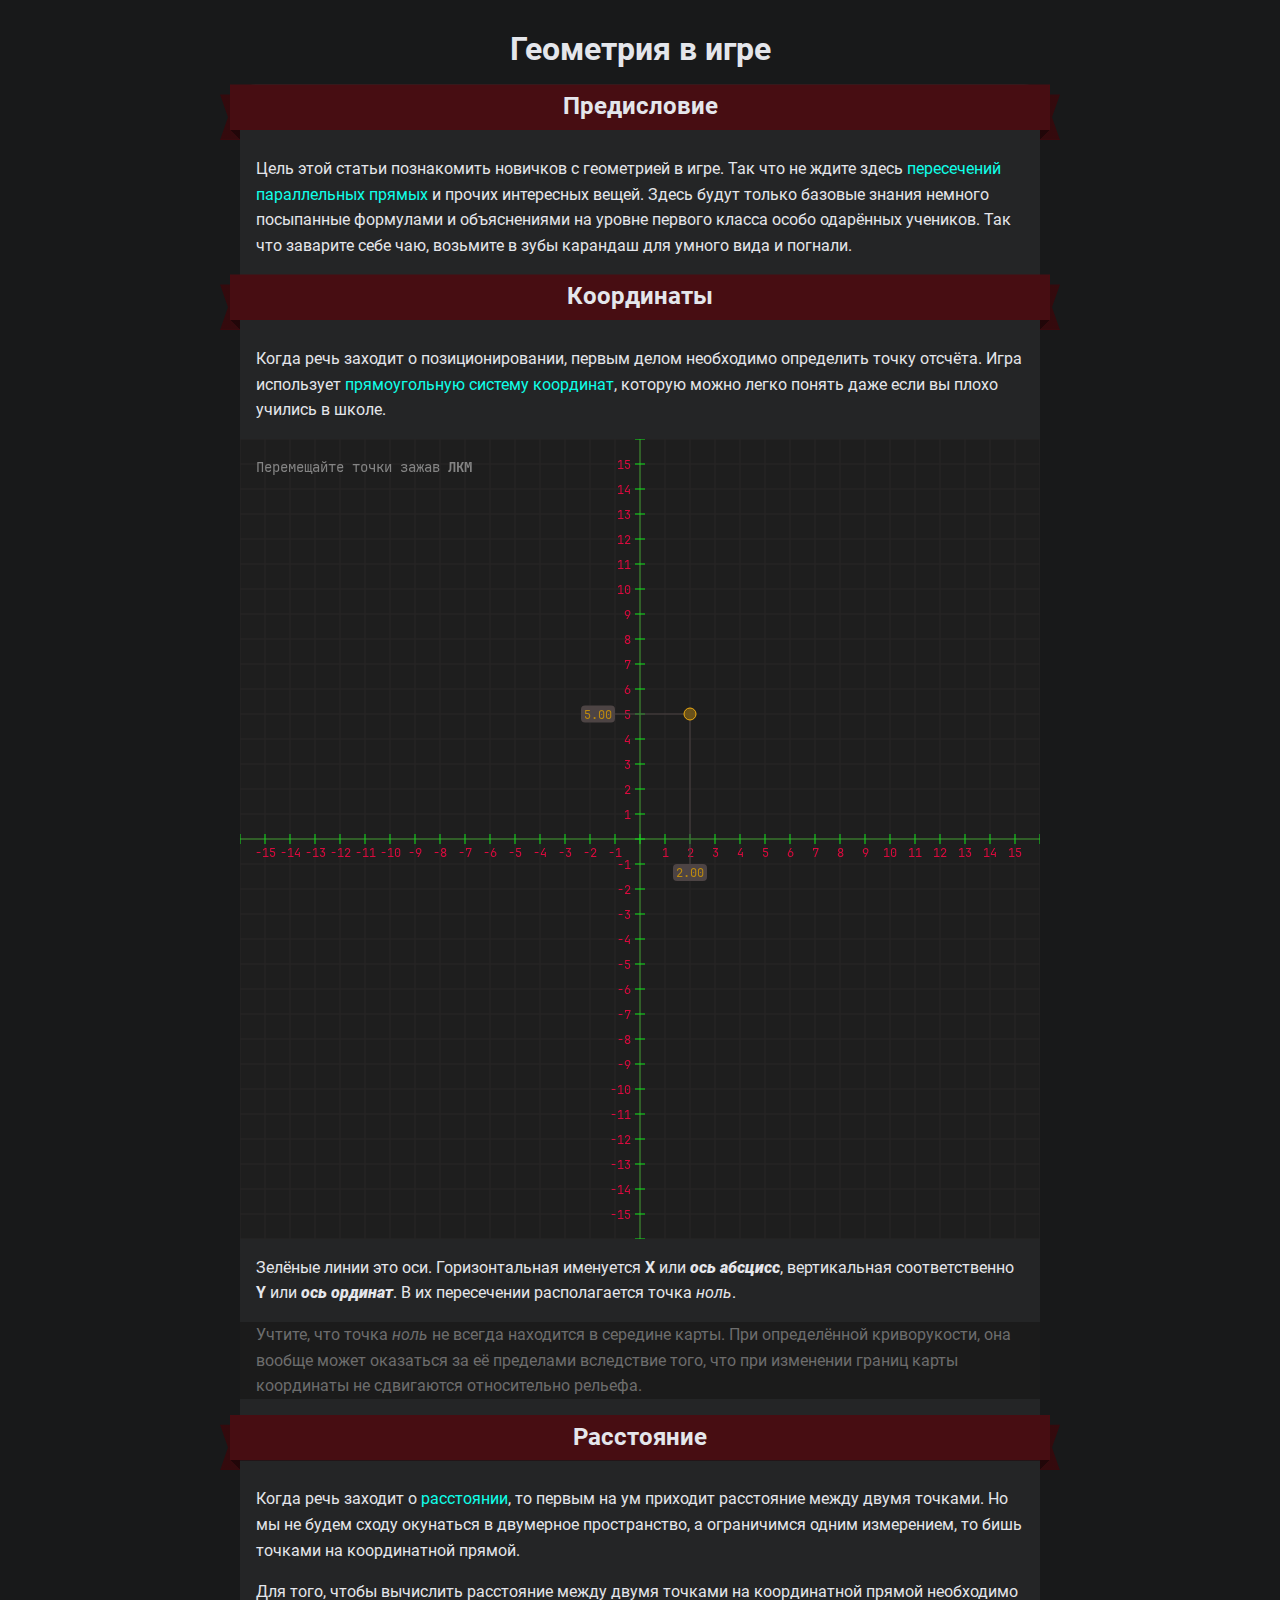
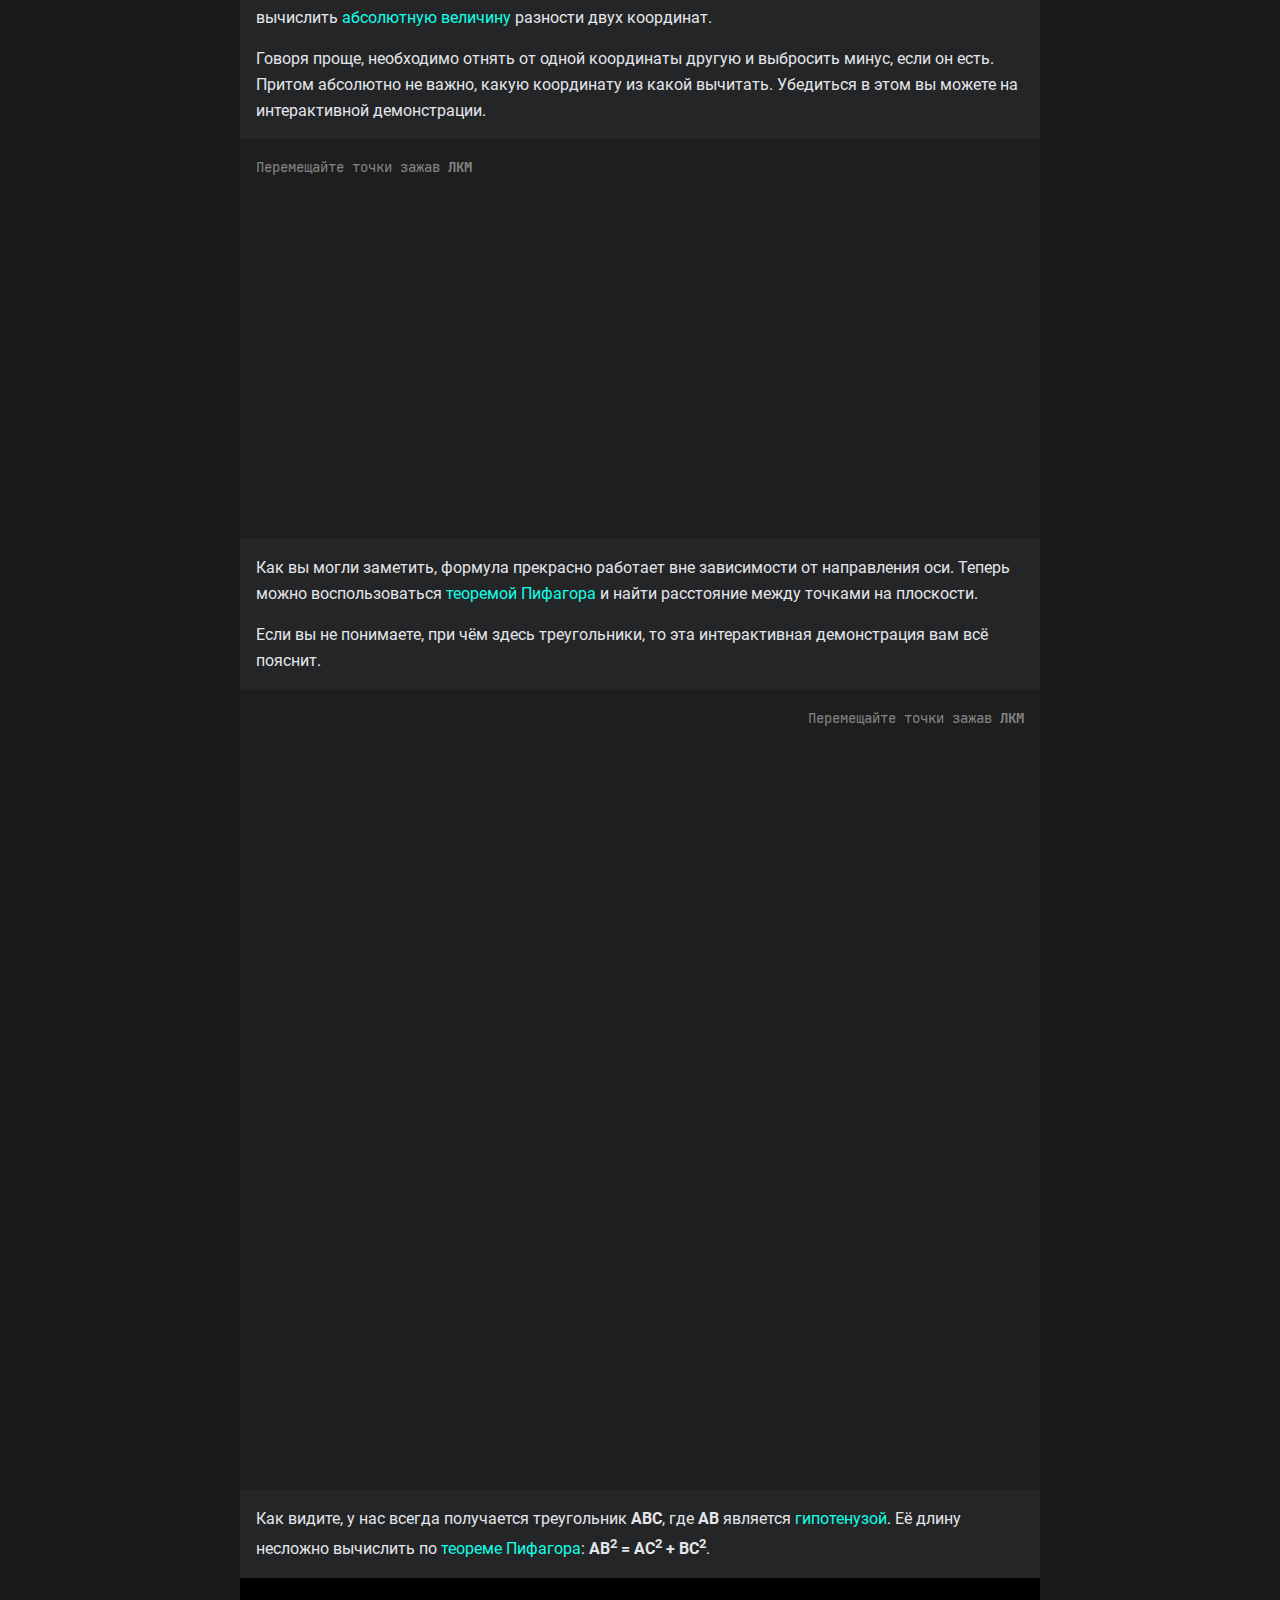
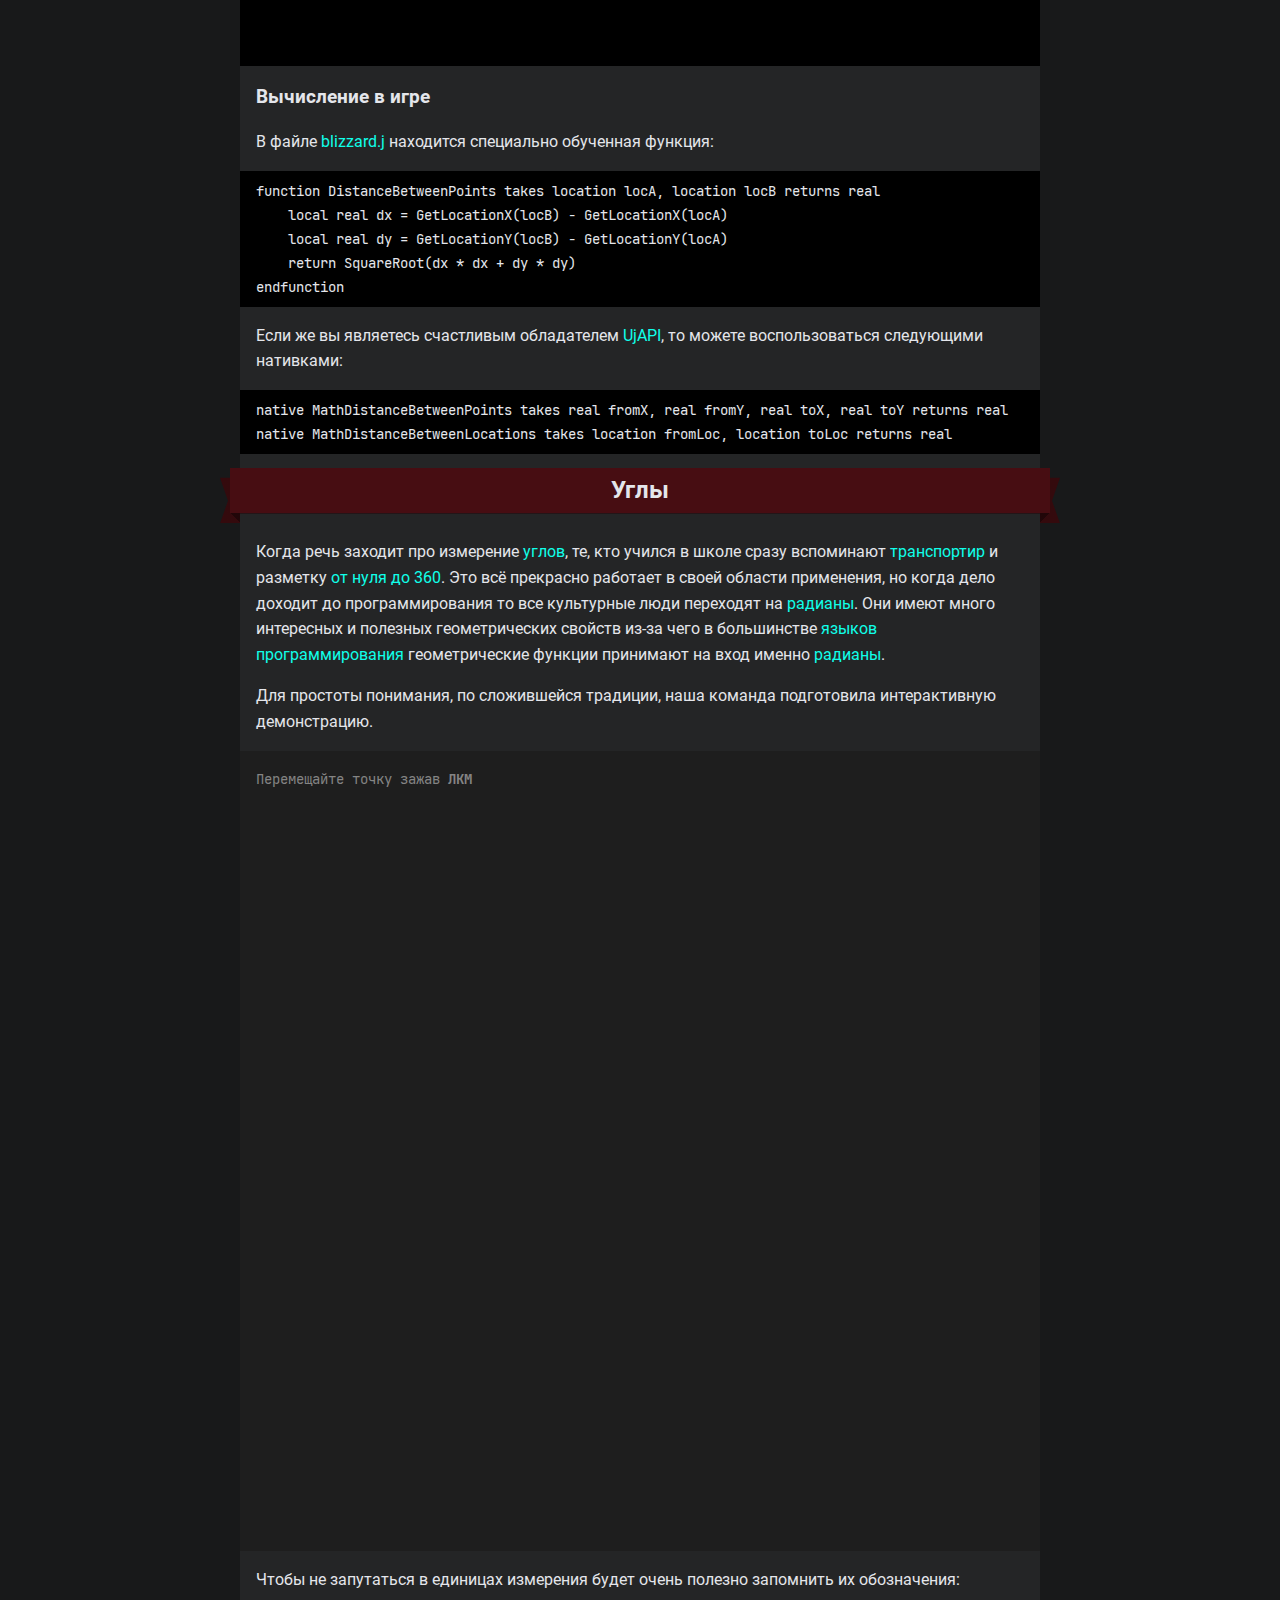
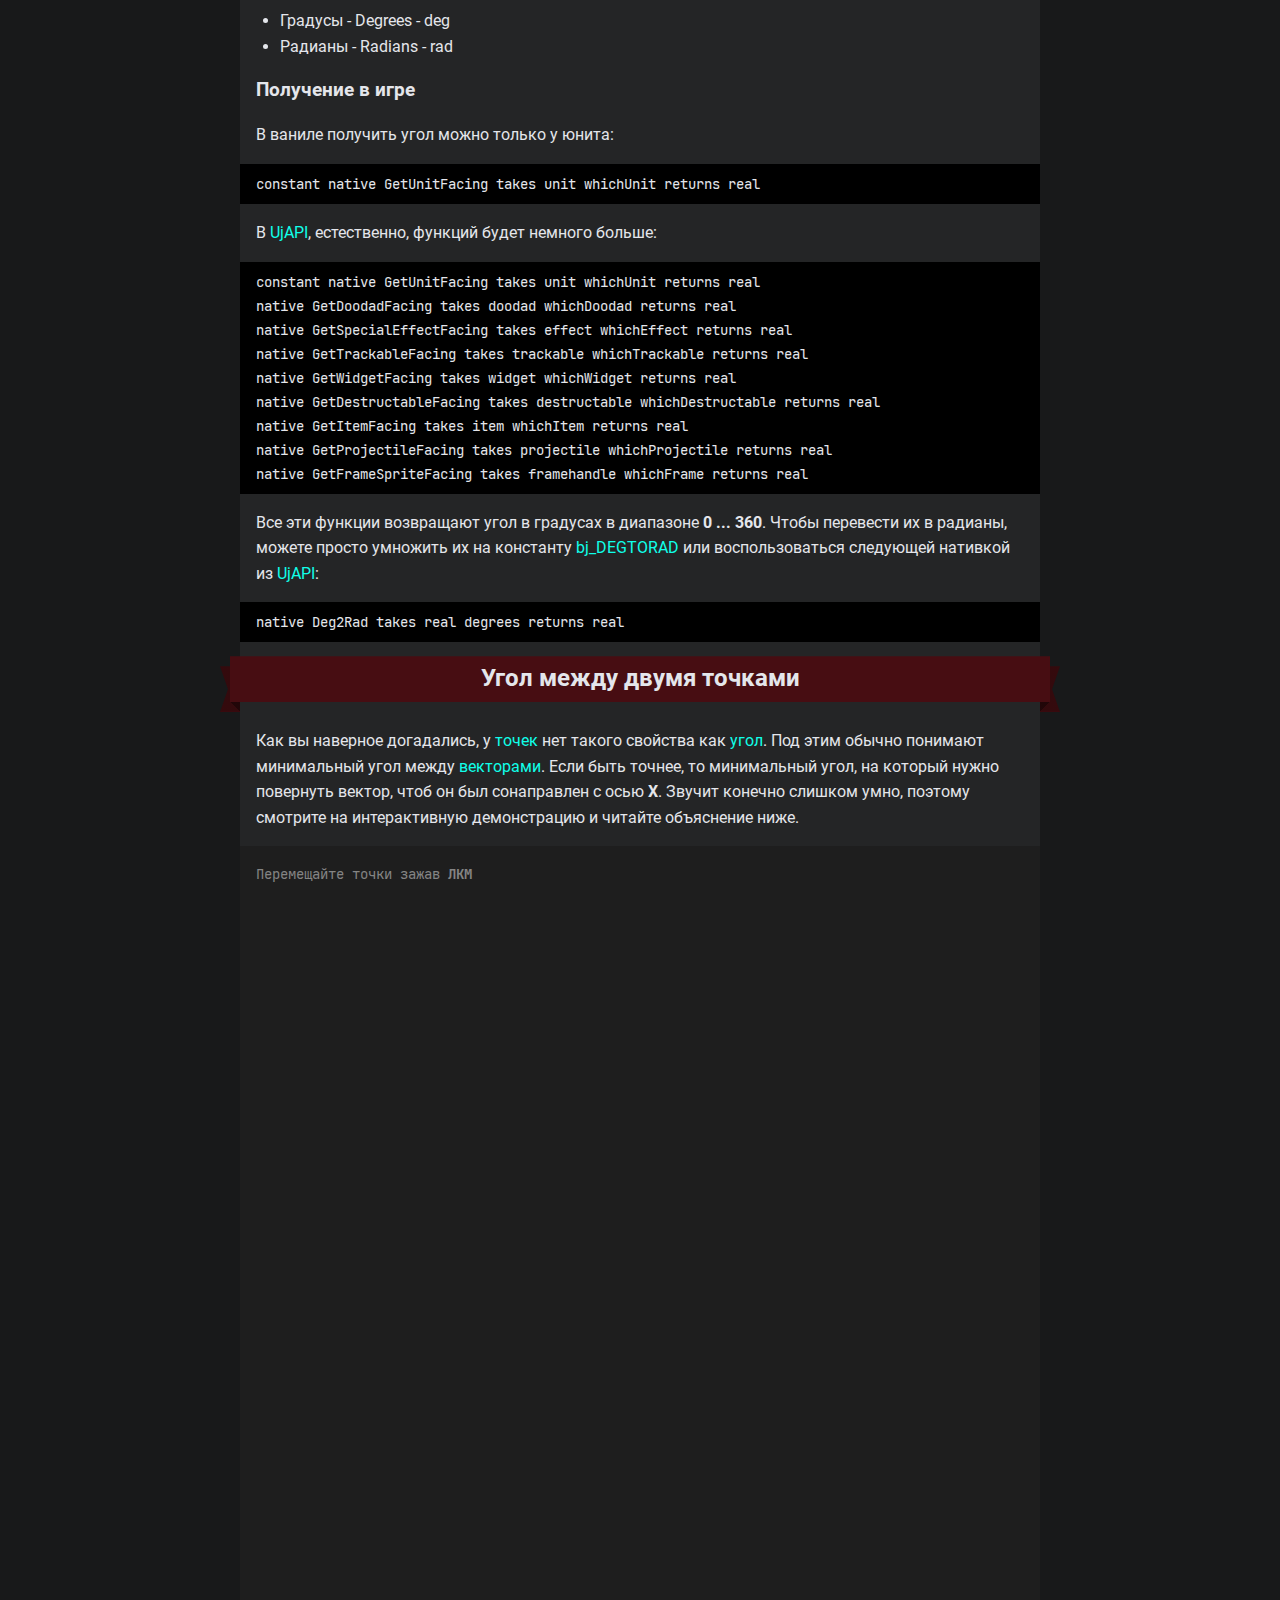
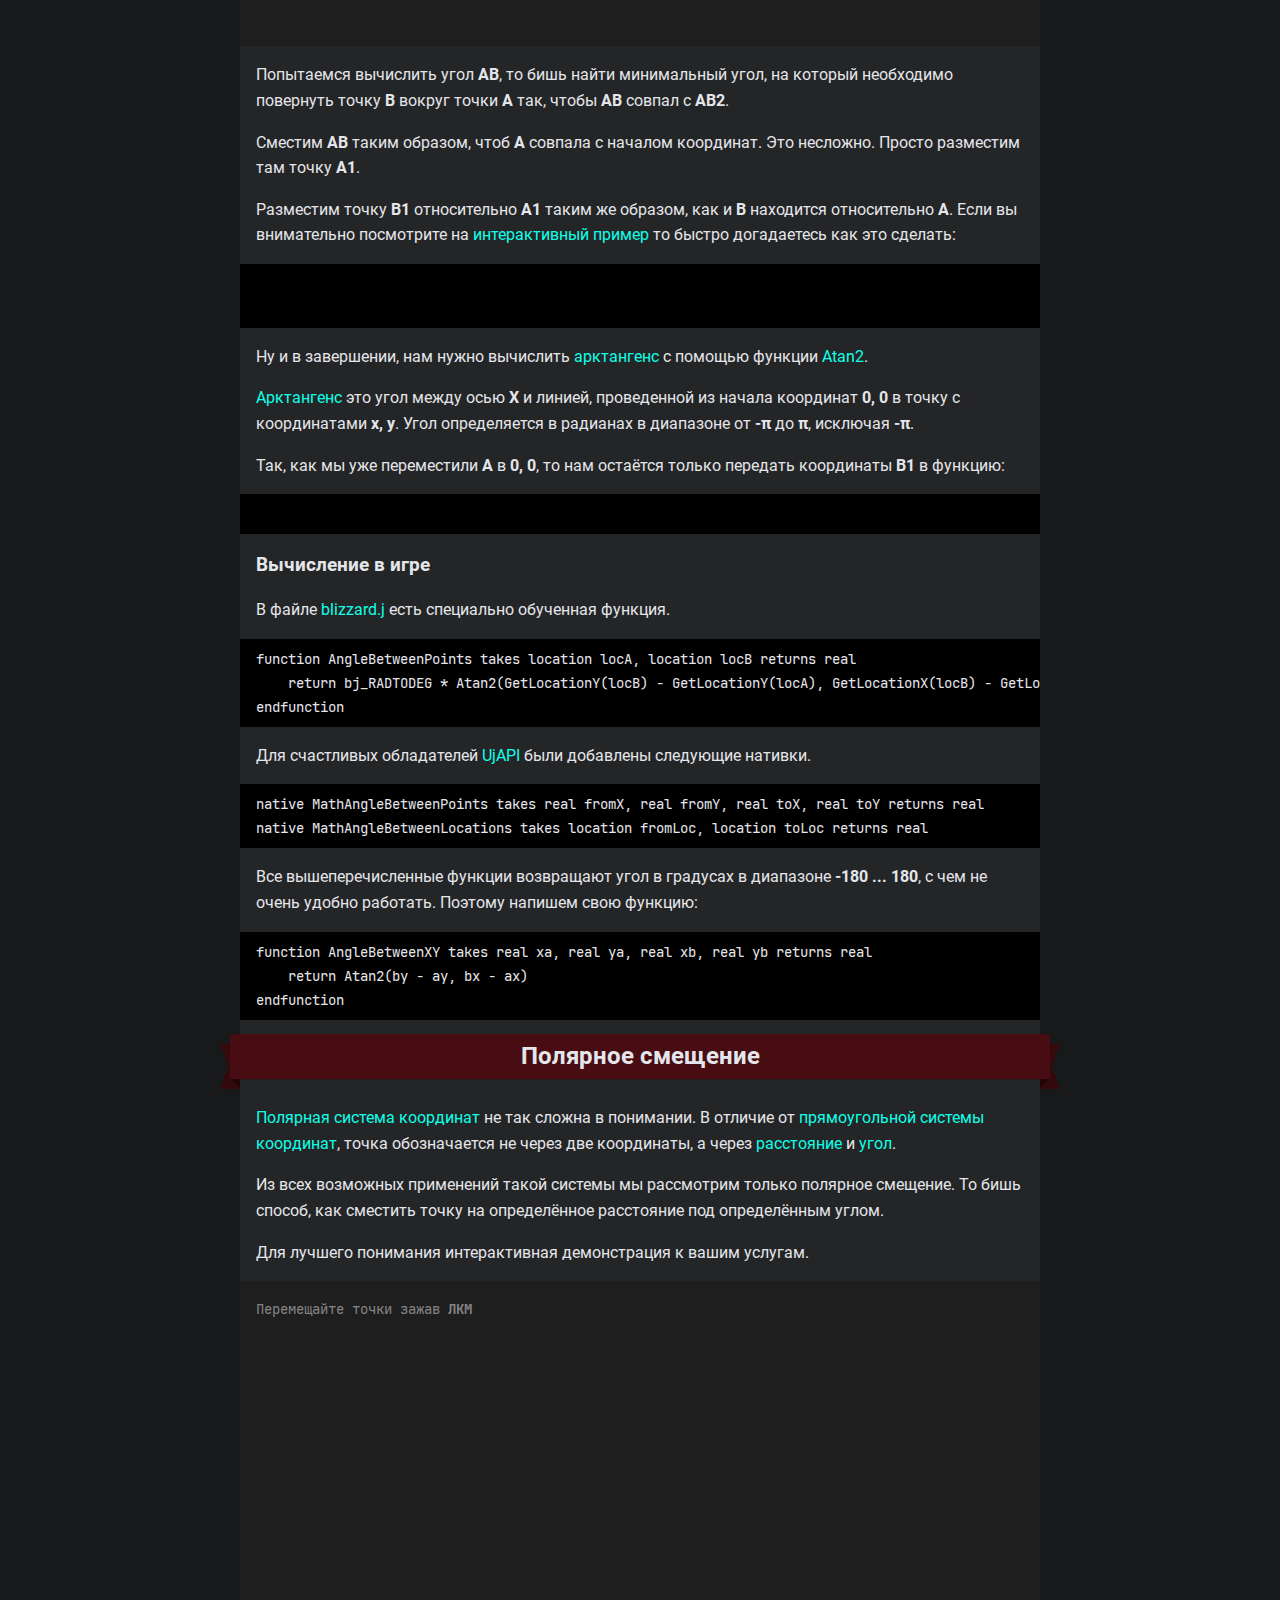
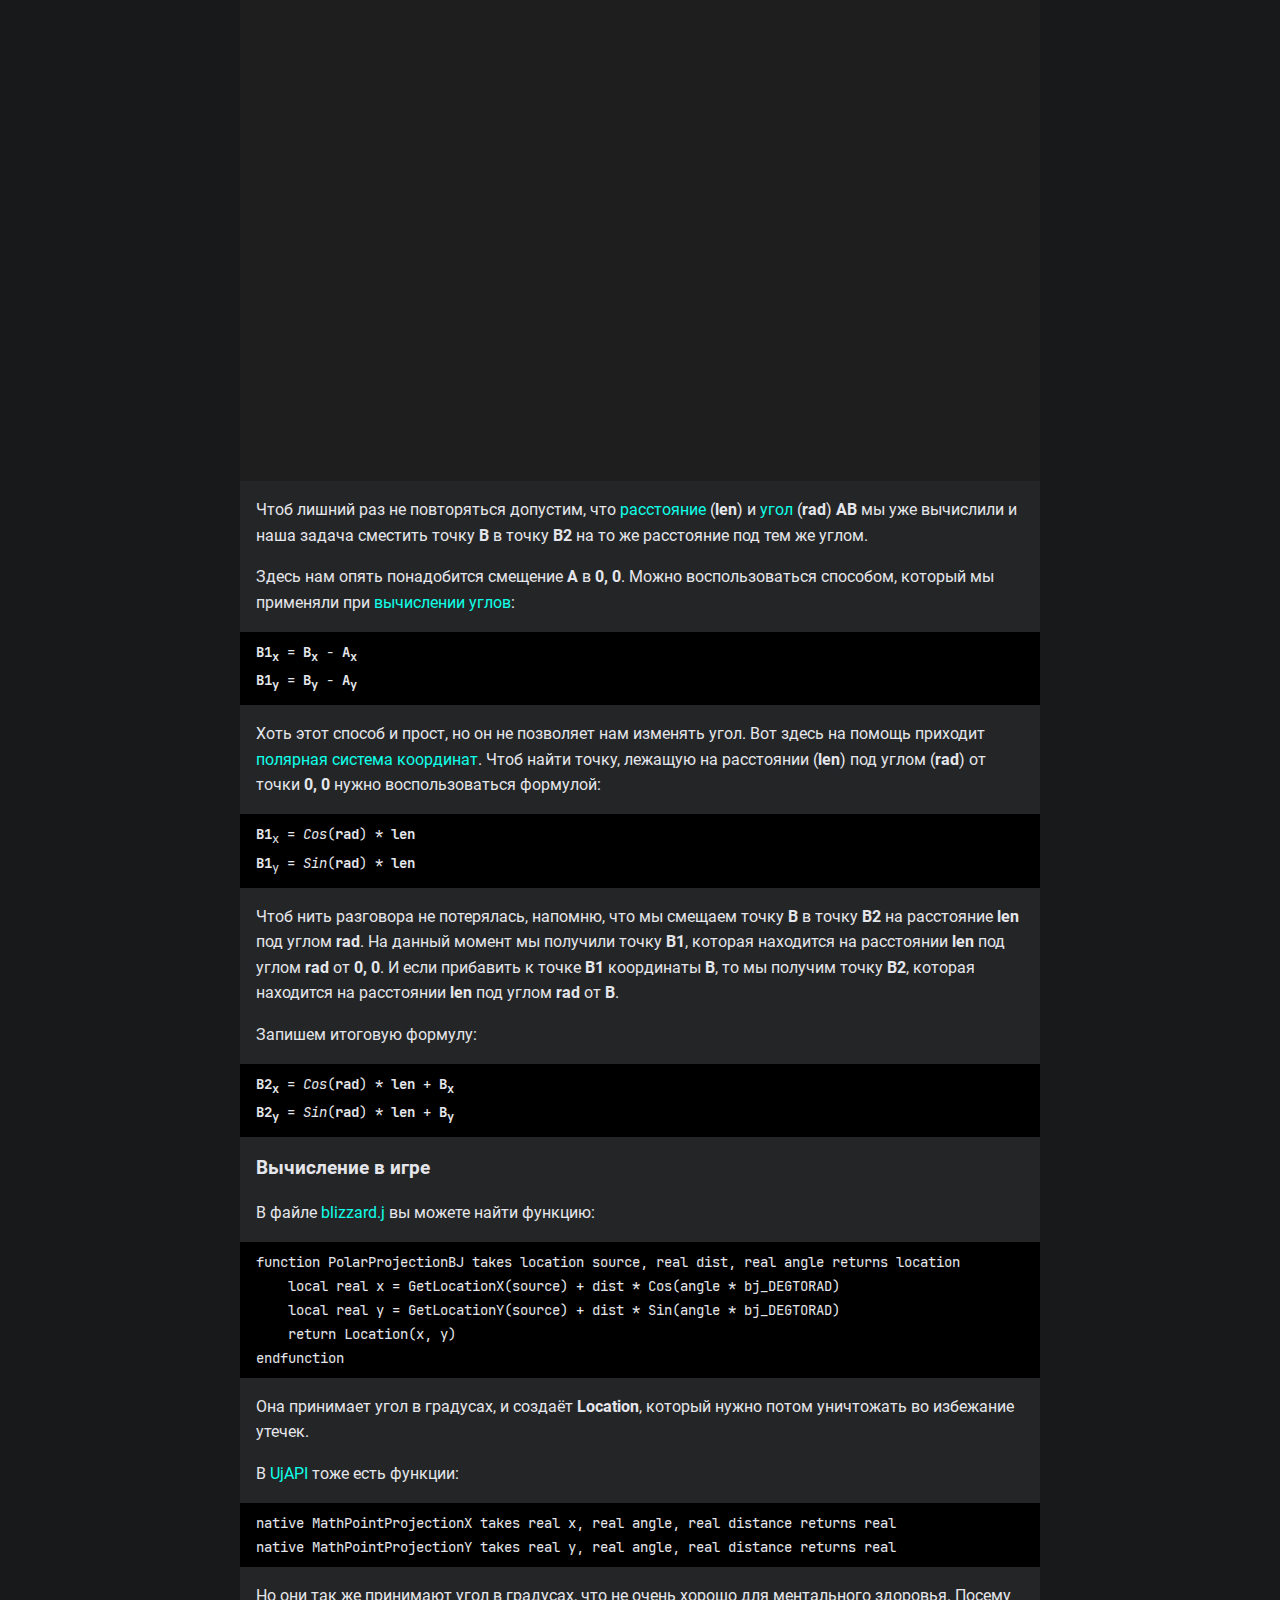
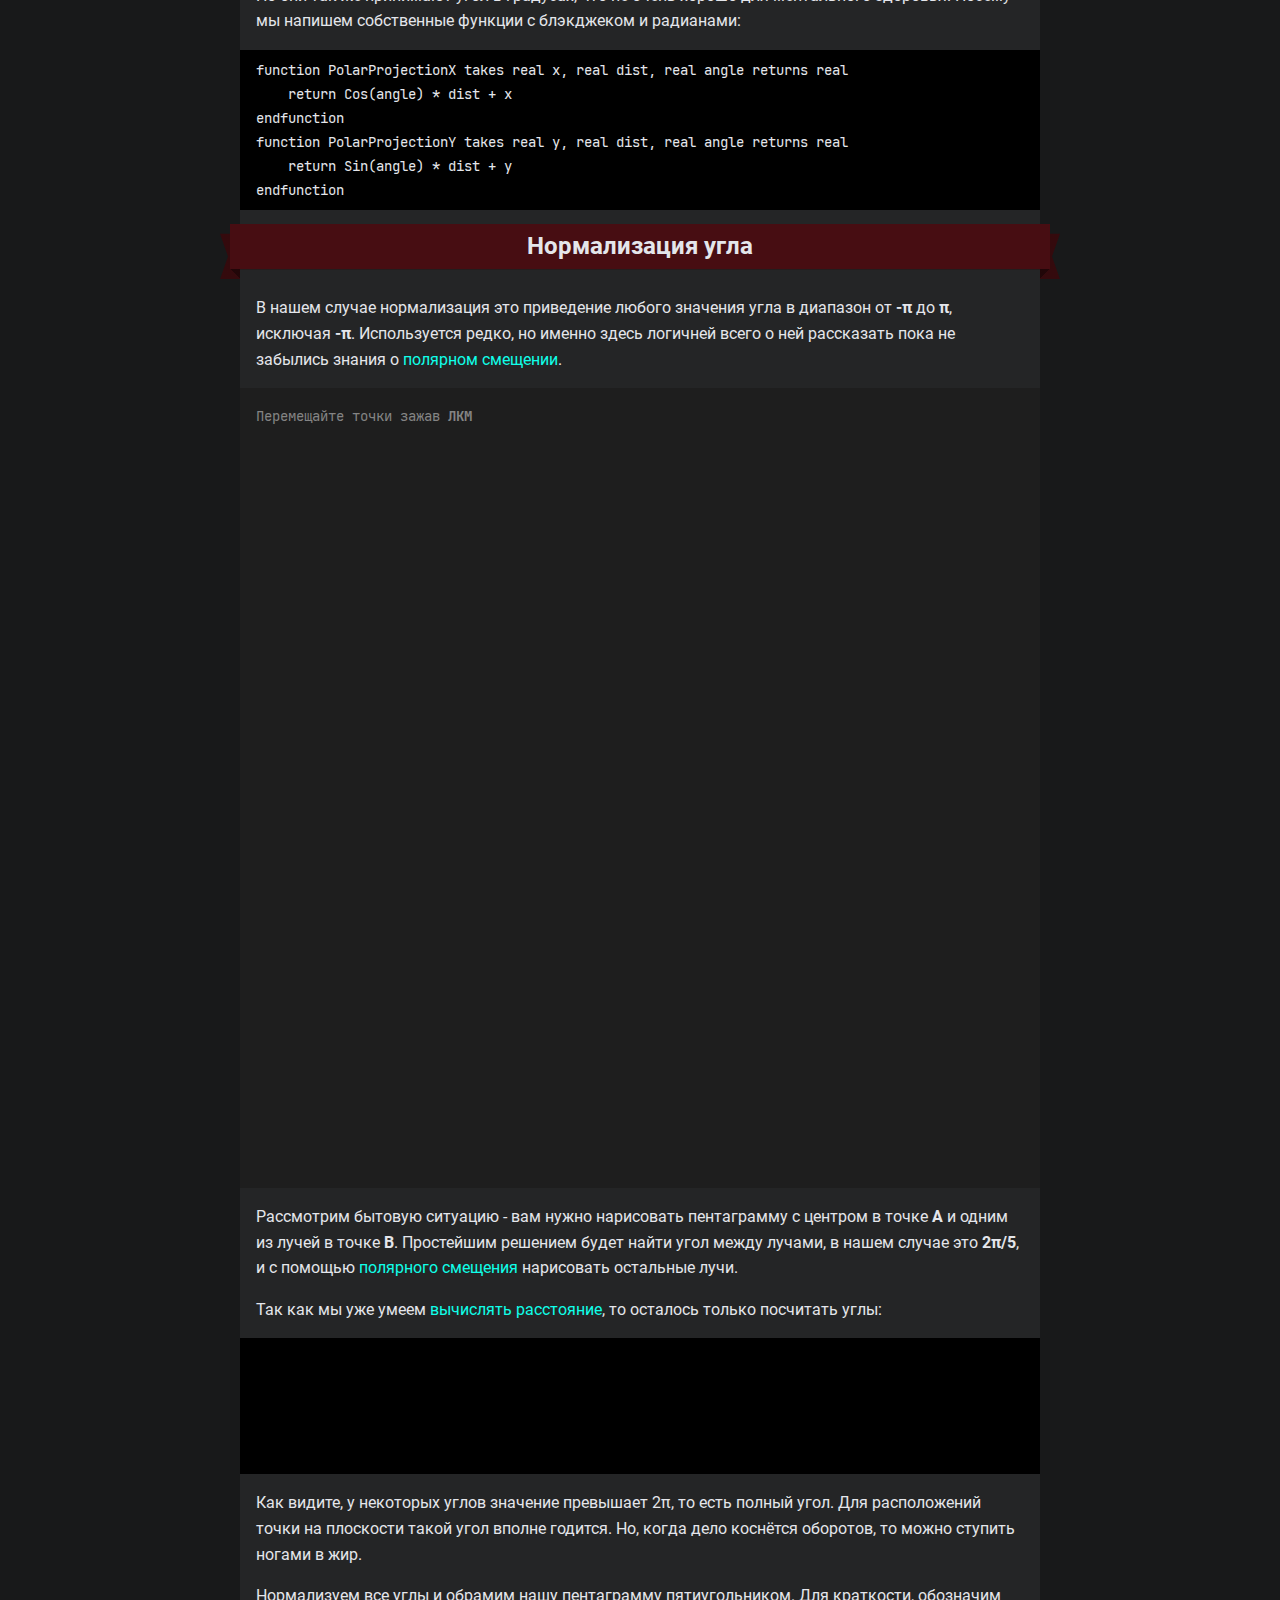
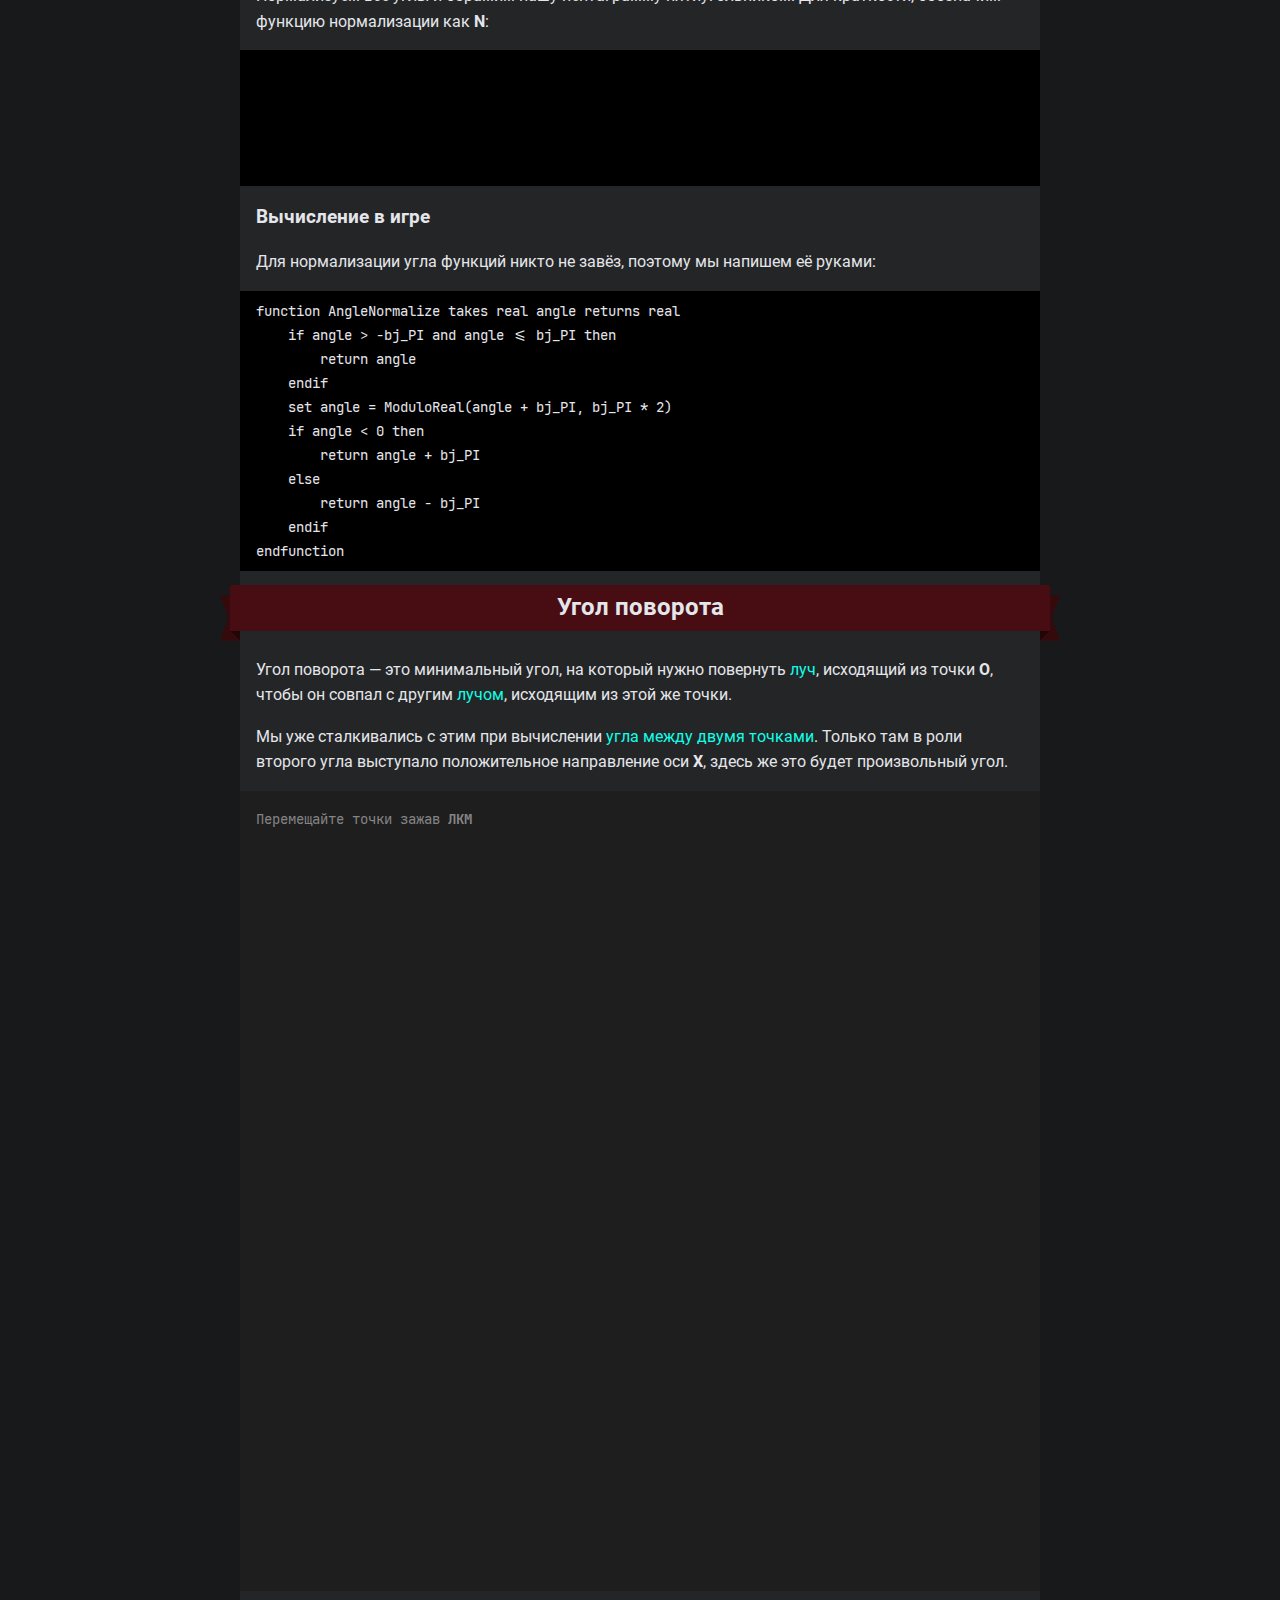
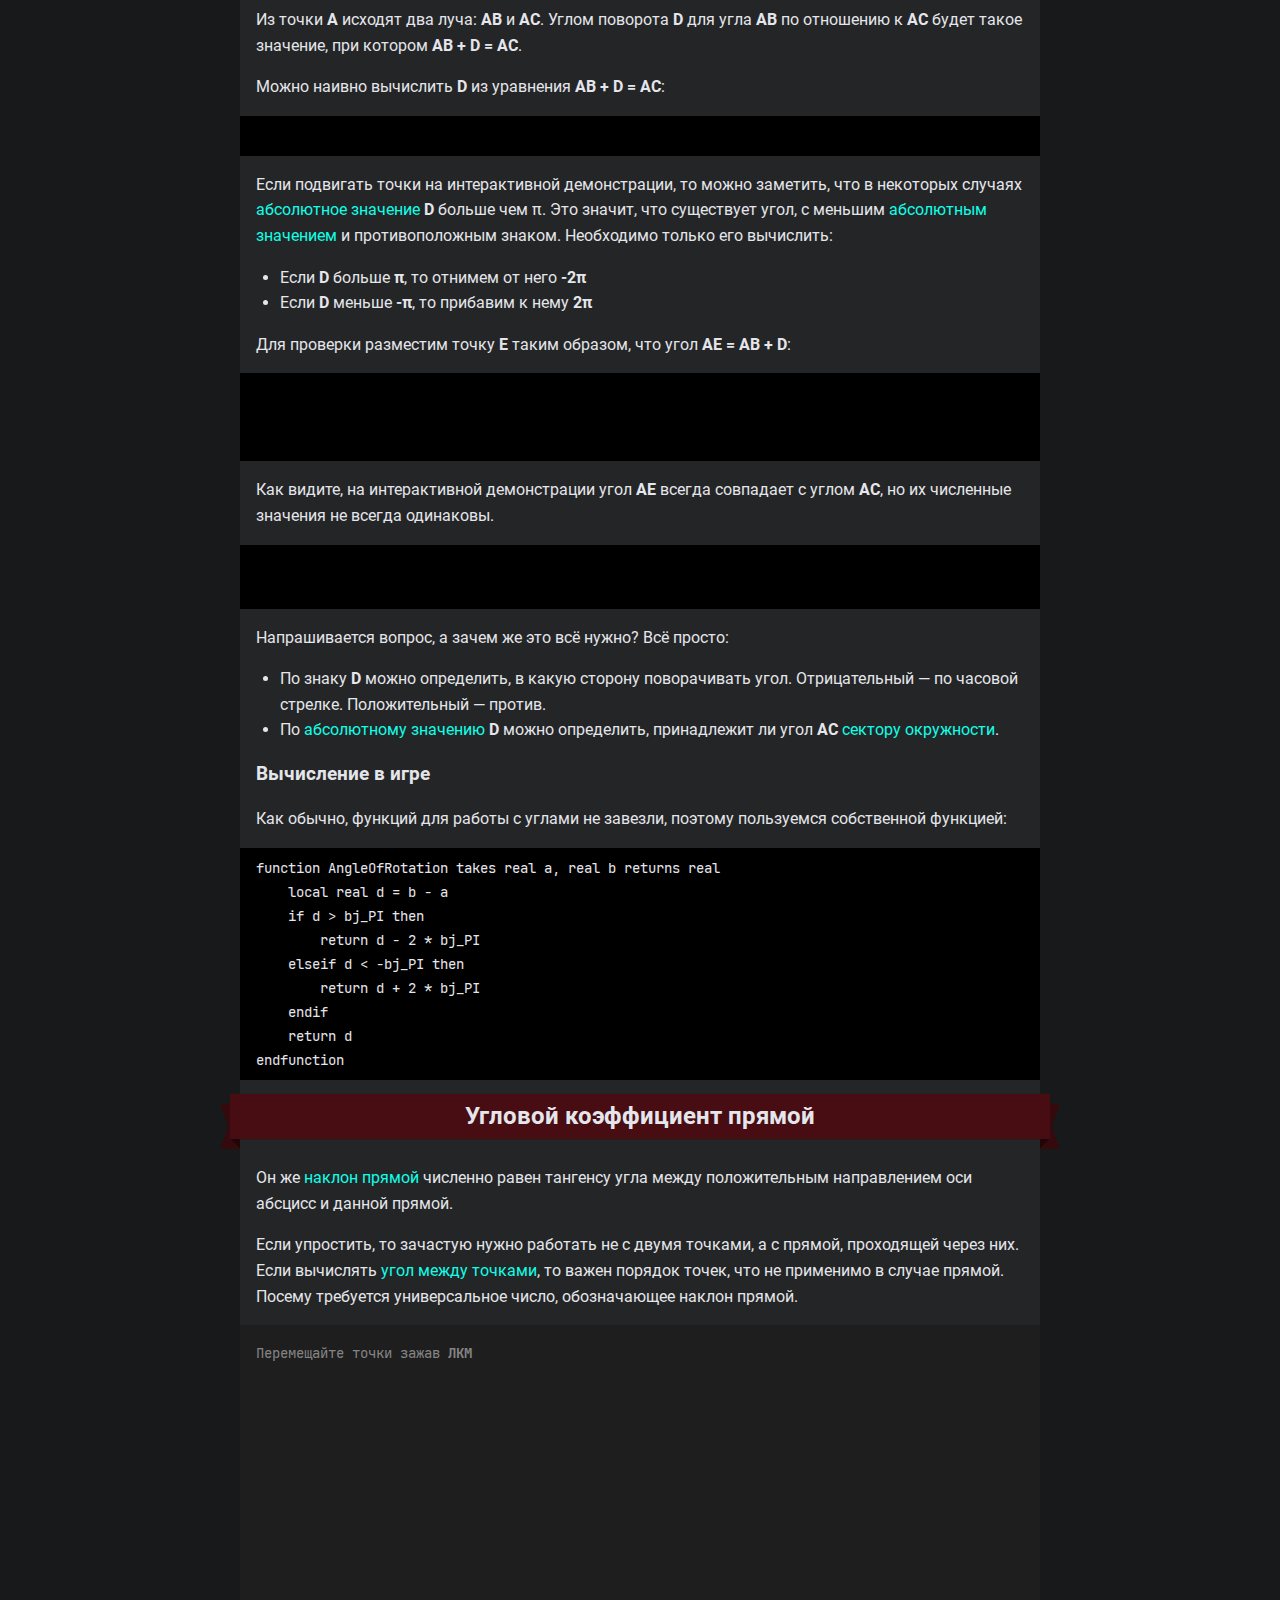
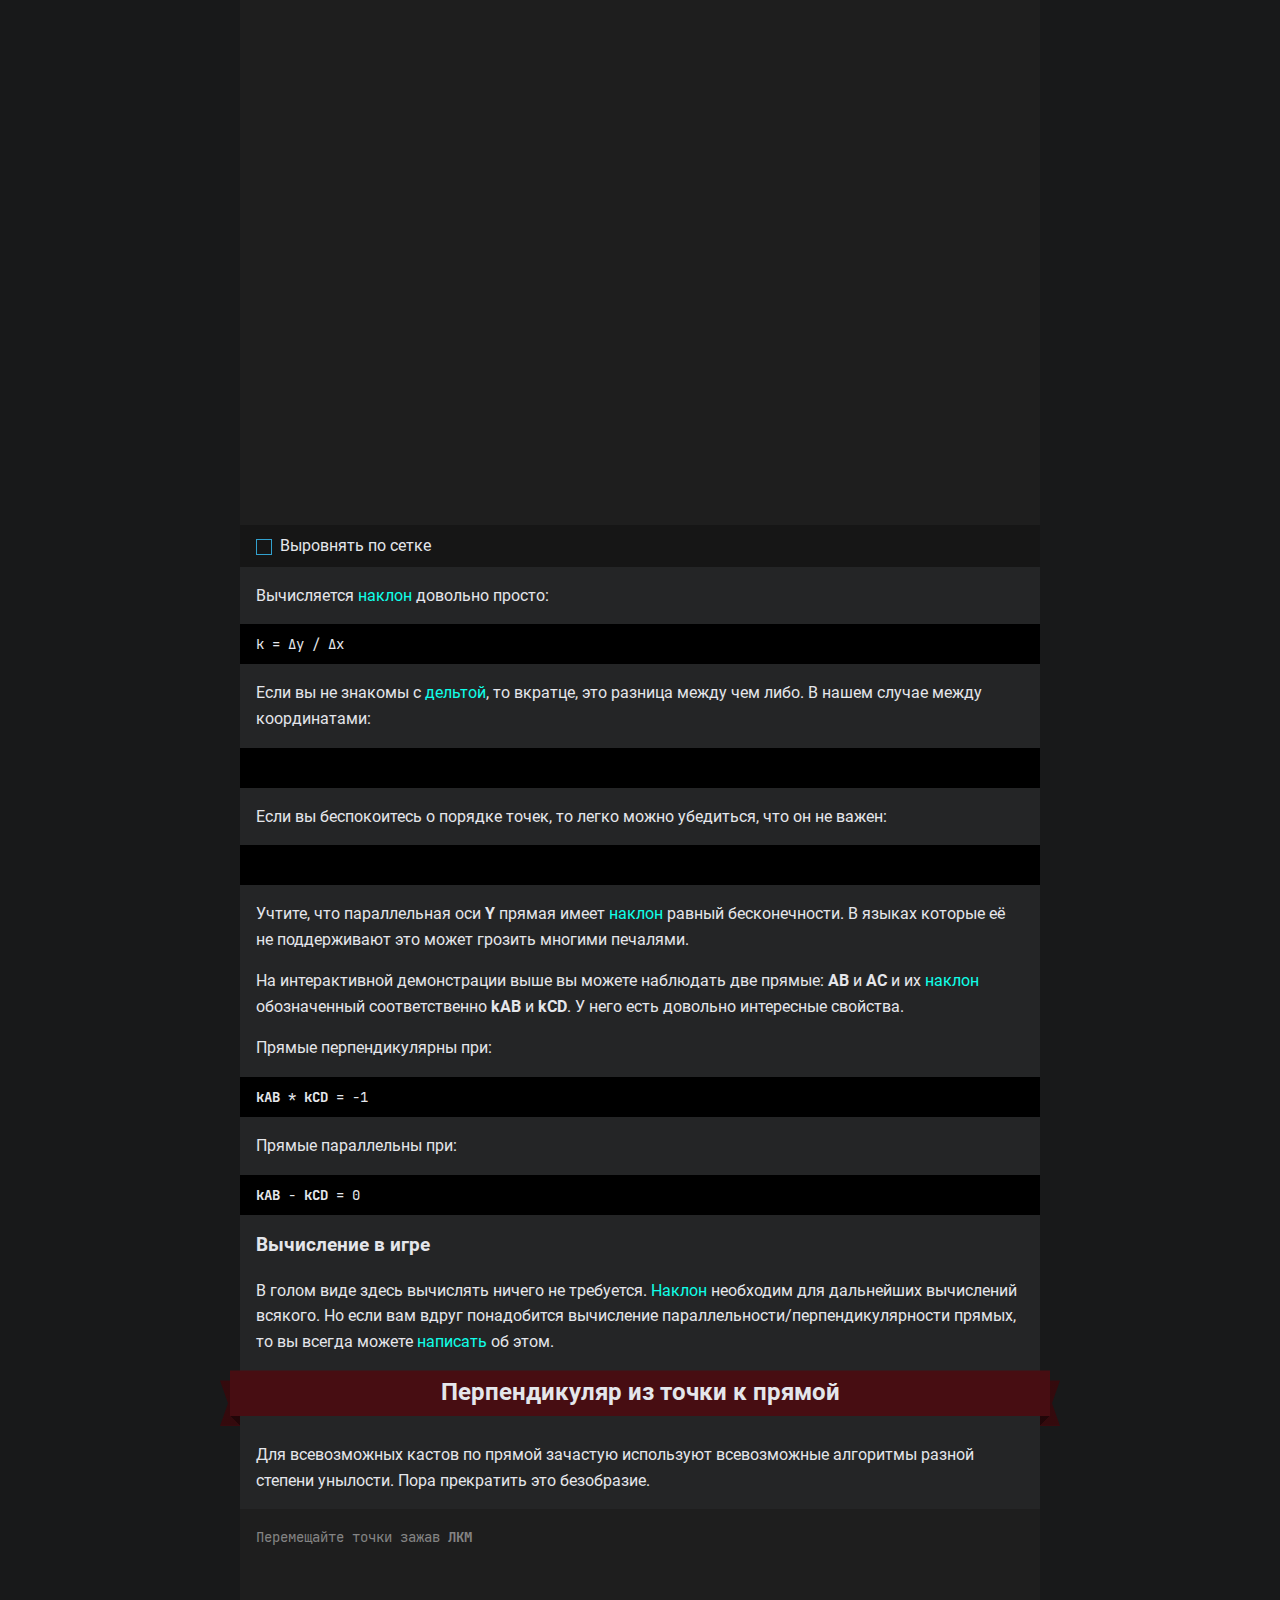
<file: index.htm>
<!DOCTYPE html>
<html lang="ru">
<head>
    <title>WC3 Geometry</title>
    <meta charset="UTF-8">
    <meta name="viewport" content="width=device-width, initial-scale=1"/>
    <base href="wc3-geometry">
    <link rel="shortcut icon" type="image/png" href="favicon.png">
    <link rel="stylesheet" href="main.css">
    <link rel="stylesheet" href="fonts/Roboto/main.css">
    <link rel="stylesheet" href="fonts/JetBrainsMono/main.css">
    <script type="module" src="js/main.mjs" defer></script>
    <script type="module" src="js/example/axis.mjs" defer></script>
    <script type="module" src="js/example/angle.mjs" defer></script>
    <script type="module" src="js/example/distance-axis.mjs" defer></script>
    <script type="module" src="js/example/distance.mjs" defer></script>
    <script type="module" src="js/example/angle-between-points.mjs" defer></script>
    <script type="module" src="js/example/polar-offset.mjs" defer></script>
    <script type="module" src="js/example/angle-normalize.mjs" defer></script>
    <script type="module" src="js/example/angle-of-rotation.mjs" defer></script>
    <script type="module" src="js/example/line-slope.mjs" defer></script>
    <script type="module" src="js/example/line-point-perpendicular.mjs" defer></script>
    <script type="module" src="js/example/line-segment-intersect.mjs" defer></script>
    <script type="module" src="js/example/polygon-contain-point.mjs" defer></script>
    <script type="module" src="js/example/convex-hull.mjs" defer></script>
    <script type="module" src="js/example/parabola.mjs" defer></script>
</head>
<body>

<h1 class="header">Геометрия в игре</h1>
<div class="container">
    <!-- Предисловие -->
    <div>
        <h2 class="header header-ribbon">Предисловие</h2>
        <p>
            Цель этой статьи познакомить новичков с геометрией в игре. Так что не ждите здесь
            <a href="https://w.wiki/7XDe">пересечений параллельных прямых</a> и прочих интересных вещей.
            Здесь будут только базовые знания немного посыпанные формулами и объяснениями на уровне первого класса особо одарённых учеников. Так что заварите себе чаю, возьмите в зубы карандаш для умного вида и погнали.
        </p>
    </div>

    <!-- Координаты -->
    <div>
        <h2 id="axis" class="header header-ribbon">Координаты</h2>
        <p>Когда речь заходит о позиционировании, первым делом необходимо определить точку отсчёта. Игра использует
            <a href="https://w.wiki/7XDf">прямоугольную систему координат</a>, которую можно легко понять даже если вы плохо учились в школе.
        </p>

        <div class="canvas-text">
            <div>Перемещайте точки зажав <b>ЛКМ</b></div>
        </div>
        <div class="canvas canvas-axis ar-1"></div>

        <p>Зелёные линии это оси. Горизонтальная именуется <b>X</b> или
            <b><i>ось абсцисс</i></b>, вертикальная соответственно
            <b>Y</b> или <b><i>ось ординат</i></b>. В их пересечении располагается точка <i>ноль</i>.</p>

        <p class="annotate">Учтите, что точка
            <i>ноль</i> не всегда находится в середине карты. При определённой криворукости, она вообще может оказаться за её пределами вследствие того, что при изменении границ карты координаты не сдвигаются относительно рельефа.
        </p>
    </div>

    <!-- Расстояние -->
    <div>
        <h2 id="distance" class="header header-ribbon">Расстояние</h2>
        <p>
            Когда речь заходит о
            <a href="https://w.wiki/7Z6h">расстоянии</a>, то первым на ум приходит расстояние между двумя точками.
            Но мы не будем сходу окунаться в двумерное пространство, а ограничимся одним измерением, то бишь точками на координатной прямой.
        </p>
        <p>
            Для того, чтобы вычислить расстояние между двумя точками на координатной прямой необходимо вычислить
            <a href="https://w.wiki/7Z79">абсолютную величину</a> разности двух координат.
        </p>

        <p>Говоря проще, необходимо отнять от одной координаты другую и выбросить минус, если он есть. Притом абсолютно не важно, какую координату из какой вычитать. Убедиться в этом вы можете на интерактивной демонстрации.</p>

        <div class="canvas-text no-ligatures">
            <div>Перемещайте точки зажав <b>ЛКМ</b></div>
            <br>
            <div class="canvas-distance-axis-text"></div>
        </div>
        <div class="canvas canvas-distance-axis ar-2"></div>

        <p>Как вы могли заметить, формула прекрасно работает вне зависимости от направления оси. Теперь можно воспользоваться
            <a href="https://w.wiki/7axe">теоремой Пифагора</a> и найти расстояние между точками на плоскости.
        </p>

        <p>
            Если вы не понимаете, при чём здесь треугольники, то эта интерактивная демонстрация вам всё пояснит.
        </p>
        <div class="canvas-text ta-r">
            <div>Перемещайте точки зажав <b>ЛКМ</b></div>
        </div>
        <div class="canvas canvas-distance ar-1"></div>

        <p>Как видите, у нас всегда получается треугольник <b>ABC</b>, где
            <b>AB</b> является <a href="https://w.wiki/7fU2">гипотенузой</a>. Её длину несложно вычислить по
            <a href="https://w.wiki/7axe">теореме Пифагора</a>:
            <b>AB<sup>2</sup> = AC<sup>2</sup> + BC<sup>2</sup></b>.</p>
        <pre class="canvas-distance-pre"><br><br><br></pre>

        <h3>Вычисление в игре</h3>
        <p>В файле
            <a href="https://github.com/nazarpunk/wc3-ujapi/blob/7ee48312a9c68dd27b810054fa11c3c986178fea/sdk/blizzard.j#L762">blizzard.j</a> находится специально обученная функция:
        </p>
        <pre>function DistanceBetweenPoints takes location locA, location locB returns real
    local real dx = GetLocationX(locB) - GetLocationX(locA)
    local real dy = GetLocationY(locB) - GetLocationY(locA)
    return SquareRoot(dx * dx + dy * dy)
endfunction</pre>
        <p>
            Если же вы являетесь счастливым обладателем
            <a href="https://xgm.guru/p/ujapi/UjAPI-Resource">UjAPI</a>, то можете воспользоваться следующими нативками:
        </p>
        <pre>
native MathDistanceBetweenPoints takes real fromX, real fromY, real toX, real toY returns real
native MathDistanceBetweenLocations takes location fromLoc, location toLoc returns real
</pre>
    </div>

    <!-- Углы -->
    <div>
        <h2 id="angles" class="header header-ribbon">Углы</h2>
        <p>Когда речь заходит про измерение
            <a href="https://w.wiki/7YCN">углов</a>, те, кто учился в школе сразу вспоминают
            <a href="https://w.wiki/7YBq">транспортир</a> и разметку
            <a href="https://w.wiki/7YBv">от нуля до 360</a>. Это всё прекрасно работает в своей области применения, но когда дело доходит до программирования то все культурные люди переходят на
            <a href="https://w.wiki/7YCS">радианы</a>. Они имеют много интересных и полезных геометрических свойств из-за чего в большинстве
            <a href="https://w.wiki/68GR">языков программирования</a> геометрические функции принимают на вход именно
            <a href="https://w.wiki/7YCS">радианы</a>.
        </p>

        <p>Для простоты понимания, по сложившейся традиции, наша команда подготовила интерактивную демонстрацию.</p>

        <div class="canvas-text">
            <div>Перемещайте точку зажав <b>ЛКМ</b></div>
            <br>
            <div class="canvas-angle-div"></div>
        </div>
        <div class="canvas canvas-angle ar-1"></div>
        <p>
            Чтобы не запутаться в единицах измерения будет очень полезно запомнить их обозначения:
        </p>
        <ul>
            <li>Градусы - Degrees - deg</li>
            <li>Радианы - Radians - rad</li>
        </ul>
        <h3>Получение в игре</h3>
        <p>В ваниле получить угол можно только у юнита:</p>
        <pre>constant native GetUnitFacing takes unit whichUnit returns real</pre>
        <p>В
            <a href="https://xgm.guru/p/ujapi/UjAPI-Resource">UjAPI</a>, естественно, функций будет немного больше:
        </p>
        <pre>constant native GetUnitFacing takes unit whichUnit returns real
native GetDoodadFacing takes doodad whichDoodad returns real
native GetSpecialEffectFacing takes effect whichEffect returns real
native GetTrackableFacing takes trackable whichTrackable returns real
native GetWidgetFacing takes widget whichWidget returns real
native GetDestructableFacing takes destructable whichDestructable returns real
native GetItemFacing takes item whichItem returns real
native GetProjectileFacing takes projectile whichProjectile returns real
native GetFrameSpriteFacing takes framehandle whichFrame returns real</pre>
        <p>Все эти функции возвращают угол в градусах в диапазоне
            <b>0 ... 360</b>. Чтобы перевести их в радианы, можете просто умножить их на константу
            <a href="https://github.com/nazarpunk/wc3-ujapi/blob/7ee48312a9c68dd27b810054fa11c3c986178fea/sdk/blizzard.j#L18C24-L18C35">bj_DEGTORAD</a> или воспользоваться следующей нативкой из
            <a href="https://xgm.guru/p/ujapi/UjAPI-Resource">UjAPI</a>:
        </p>
        <pre>native Deg2Rad takes real degrees returns real</pre>
    </div>

    <!-- Угол между двумя точками -->
    <div>
        <h2 id="angle-between-points" class="header header-ribbon">Угол между двумя точками</h2>
        <p>Как вы наверное догадались, у <a href="https://w.wiki/7dRv">точек</a> нет такого свойства как
            <a href="https://w.wiki/7YCN">угол</a>. Под этим обычно понимают минимальный угол между
            <a href="https://w.wiki/7dSH">векторами</a>. Если быть точнее, то минимальный угол, на который нужно повернуть вектор, чтоб он был сонаправлен с осью
            <b>X</b>. Звучит конечно слишком умно, поэтому смотрите на интерактивную демонстрацию и читайте объяснение ниже.
        </p>

        <div class="canvas-text">
            <div>Перемещайте точки зажав <b>ЛКМ</b></div>
            <br>
            <div class="canvas-angle-between-points-div"></div>
        </div>
        <div class="canvas canvas-angle-between-points ar-1"></div>

        <p>Попытаемся вычислить угол <b>AB</b>, то бишь найти минимальный угол, на который необходимо повернуть точку
            <b>B</b> вокруг точки <b>A</b> так, чтобы <b>AB</b> совпал с <b>AB2</b>.</p>

        <p>Сместим <b>AB</b> таким образом, чтоб
            <b>A</b> совпала с началом координат. Это несложно. Просто разместим там точку <b>A1</b>.</p>

        <p>Разместим точку <b>B1</b> относительно <b>A1</b> таким же образом, как и
            <b>B</b> находится относительно <b>A</b>. Если вы внимательно посмотрите на
            <a href="#angle-between-points">интерактивный пример</a> то быстро догадаетесь как это сделать:<br>
        <pre class="canvas-angle-between-points-pre-diff"><br><br></pre>

        <p>Ну и в завершении, нам нужно вычислить
            <a href="https://w.wiki/7eeV">арктангенс</a> с помощью функции
            <a href="https://developer.mozilla.org/ru/docs/Web/JavaScript/Reference/Global_Objects/Math/atan2">Atan2</a>.
        </p>
        <p>
            <a href="https://w.wiki/7eeV">Арктангенс</a> это угол между осью
            <b>X</b> и линией, проведенной из начала координат <b>0, 0</b> в точку с координатами
            <b>x, y</b>. Угол определяется в радианах в диапазоне от <b>-&pi;</b> до
            <b>&pi;</b>, исключая <b>-&pi;</b>.
        </p>

        <p>Так, как мы уже переместили <b>A</b> в <b>0, 0</b>, то нам остаётся только передать координаты
            <b>B1</b> в функцию:
        </p>
        <pre class="canvas-angle-between-points-pre-angle"><br></pre>

        <h3>Вычисление в игре</h3>
        <p>В файле
            <a href="https://github.com/nazarpunk/wc3-ujapi/blob/bc7d0c95a78c49dde28148c38290d9995e5b108a/sdk/blizzard.j#L757">blizzard.j</a> есть специально обученная функция.
        </p>
        <pre>function AngleBetweenPoints takes location locA, location locB returns real
    return bj_RADTODEG * Atan2(GetLocationY(locB) - GetLocationY(locA), GetLocationX(locB) - GetLocationX(locA))
endfunction</pre>
        <p>Для счастливых обладателей
            <a href="https://xgm.guru/p/ujapi/UjAPI-Resource">UjAPI</a> были добавлены следующие нативки.
        </p>
        <pre>native MathAngleBetweenPoints takes real fromX, real fromY, real toX, real toY returns real
native MathAngleBetweenLocations takes location fromLoc, location toLoc returns real</pre>
        <p>Все вышеперечисленные функции возвращают угол в градусах в диапазоне
            <b>-180 ... 180</b>, с чем не очень удобно работать. Поэтому напишем свою функцию:</p>
        <pre>function AngleBetweenXY takes real xa, real ya, real xb, real yb returns real
    return Atan2(by - ay, bx - ax)
endfunction</pre>
    </div>

    <!-- Полярное смещение -->
    <div>
        <h2 id="polar-offset" class="header header-ribbon">Полярное смещение</h2>
        <p>
            <a href="https://w.wiki/6ML2">Полярная система координат</a> не так сложна в понимании. В отличие от
            <a href="https://w.wiki/7fUE">прямоугольной системы координат</a>, точка обозначается не через две координаты, а через
            <a href="#distance">расстояние</a> и
            <a href="#angle-between-points">угол</a>.
        </p>
        <p>Из всех возможных применений такой системы мы рассмотрим только полярное смещение. То бишь способ, как сместить точку на определённое расстояние под определённым углом.</p>

        <p>Для лучшего понимания интерактивная демонстрация к вашим услугам.</p>

        <div class="canvas-text">
            <div>Перемещайте точки зажав <b>ЛКМ</b></div>
        </div>
        <div class="canvas canvas-polar-offset ar-1"></div>

        <p>Чтоб лишний раз не повторяться допустим, что <a href="#distance">расстояние</a> (<b>len</b>) и
            <a href="#distance">угол</a> (<b>rad</b>) <b>AB</b> мы уже вычислили и наша задача сместить точку
            <b>B</b> в точку <b>B2</b> на то же расстояние под тем же углом.</p>

        <p>Здесь нам опять понадобится смещение <b>A</b> в
            <b>0, 0</b>. Можно воспользоваться способом, который мы применяли при
            <a href="#angle-between-points">вычислении углов</a>:</p>

        <pre><b>B1<sub>x</sub></b> = <b>B<sub>x</sub></b> - <b>A<sub>x</sub></b>
<b>B1<sub>y</sub></b> = <b>B<sub>y</sub></b> - <b>A<sub>y</sub></b></pre>

        <p>Хоть этот способ и прост, но он не позволяет нам изменять угол. Вот здесь на помощь приходит
            <a href="https://w.wiki/6ML2">полярная система координат</a>. Чтоб найти точку, лежащую на расстоянии (<b>len</b>) под углом (<b>rad</b>) от точки
            <b>0, 0</b> нужно воспользоваться формулой:</p>

        <pre><b>B1</b><sub>x</sub> = <i>Cos</i>(<b>rad</b>) * <b>len</b>
<b>B1</b><sub>y</sub> = <i>Sin</i>(<b>rad</b>) * <b>len</b></pre>

        <p>Чтоб нить разговора не потерялась, напомню, что мы смещаем точку <b>B</b> в точку <b>B2</b> на расстояние
            <b>len</b> под углом <b>rad</b>. На данный момент мы получили точку
            <b>B1</b>, которая находится на расстоянии
            <b>len</b> под углом <b>rad</b> от <b>0, 0</b>. И если прибавить к точке
            <b>B1</b> координаты <b>B</b>, то мы получим точку <b>B2</b>, которая находится на расстоянии
            <b>len</b> под углом <b>rad</b> от <b>B</b>.</p>

        <p>Запишем итоговую формулу:</p>
        <pre><b>B2<sub>x</sub></b> = <i>Cos</i>(<b>rad</b>) * <b>len</b> + <b>B<sub>x</sub></b>
<b>B2<sub>y</sub></b> = <i>Sin</i>(<b>rad</b>) * <b>len</b> + <b>B<sub>y</sub></b></pre>

        <h3>Вычисление в игре</h3>
        <p>
            В файле
            <a href="https://github.com/nazarpunk/wc3-ujapi/blob/bc7d0c95a78c49dde28148c38290d9995e5b108a/sdk/blizzard.j#L769">blizzard.j</a> вы можете найти функцию:
        </p>
        <pre>function PolarProjectionBJ takes location source, real dist, real angle returns location
    local real x = GetLocationX(source) + dist * Cos(angle * bj_DEGTORAD)
    local real y = GetLocationY(source) + dist * Sin(angle * bj_DEGTORAD)
    return Location(x, y)
endfunction</pre>
        <p>Она принимает угол в градусах, и создаёт <b>Location</b>, который нужно потом уничтожать во избежание утечек.
        </p>

        <p>В <a href="https://xgm.guru/p/ujapi/UjAPI-Resource">UjAPI</a> тоже есть функции:</p>

        <pre>native MathPointProjectionX takes real x, real angle, real distance returns real
native MathPointProjectionY takes real y, real angle, real distance returns real</pre>

        <p>Но они так же принимают угол в градусах, что не очень хорошо для ментального здоровья. Посему мы напишем собственные функции с блэкджеком и радианами:</p>
        <pre>function PolarProjectionX takes real x, real dist, real angle returns real
    return Cos(angle) * dist + x
endfunction
function PolarProjectionY takes real y, real dist, real angle returns real
    return Sin(angle) * dist + y
endfunction</pre>
    </div>

    <!-- Нормализация угла -->
    <div>
        <h2 id="angle-normalize" class="header header-ribbon">Нормализация угла</h2>
        <p>
            В нашем случае нормализация это приведение любого значения угла в диапазон от <b>-&pi;</b> до
            <b>&pi;</b>, исключая
            <b>-&pi;</b>. Используется редко, но именно здесь логичней всего о ней рассказать пока не забылись знания о
            <a href="#polar-offset">полярном смещении</a>.
        </p>

        <div class="canvas-text">
            <div>Перемещайте точки зажав <b>ЛКМ</b></div>
        </div>
        <div class="canvas canvas-angle-normalize ar-1"></div>

        <p>
            Рассмотрим бытовую ситуацию - вам нужно нарисовать пентаграмму с центром в точке
            <b>A</b> и одним из лучей в точке <b>B</b>.
            Простейшим решением будет найти угол между лучами, в нашем случае это <b>2&pi;/5</b>, и с помощью
            <a href="#polar-offset">полярного смещения</a> нарисовать остальные лучи.
        </p>

        <p>Так как мы уже умеем <a href="#distance">вычислять расстояние</a>, то осталось только посчитать углы:</p>
        <pre class="canvas-angle-normalize-a"><br><br><br><br><br></pre>

        <p>
            Как видите, у некоторых углов значение превышает 2&pi;, то есть полный угол. Для расположений точки на плоскости такой угол вполне годится. Но, когда дело коснётся оборотов, то можно ступить ногами в жир.
        </p>

        <p>Нормализуем все углы и обрамим нашу пентаграмму пятиугольником. Для краткости, обозначим функцию нормализации как
            <b>N</b>:</p>

        <pre class="canvas-angle-normalize-b"><br><br><br><br><br></pre>

        <h3>Вычисление в игре</h3>
        <p>Для нормализации угла функций никто не завёз, поэтому мы напишем её руками:</p>

        <pre>function AngleNormalize takes real angle returns real
    if angle > -bj_PI and angle <= bj_PI then
        return angle
    endif
    set angle = ModuloReal(angle + bj_PI, bj_PI * 2)
    if angle < 0 then
        return angle + bj_PI
    else
        return angle - bj_PI
    endif
endfunction</pre>

    </div>

    <!-- Угол поворота -->
    <div>
        <h2 id="angle-of-rotation" class="header header-ribbon">Угол поворота</h2>

        <p>Угол поворота — это минимальный угол, на который нужно повернуть
            <a href="https://w.wiki/7sa6">луч</a>, исходящий из точки
            <b>O</b>, чтобы он совпал с другим <a href="https://w.wiki/7sa6">лучом</a>, исходящим из этой же точки.</p>

        <p>Мы уже сталкивались с этим при вычислении
            <a href="#angle-between-points">угла между двумя точками</a>. Только там в роли второго угла выступало положительное направление оси
            <b>X</b>, здесь же это будет произвольный угол.</p>

        <div class="canvas-text">
            <div>Перемещайте точки зажав <b>ЛКМ</b></div>
        </div>
        <div class="canvas canvas-angle-of-rotation ar-1"></div>

        <p>Из точки <b>A</b> исходят два луча: <b>AB</b> и <b>AC</b>. Углом поворота <b>D</b> для угла
            <b>AB</b> по отношению к <b>AC</b> будет такое значение, при котором <b>AB + D = AC</b>.</p>

        <p>Можно наивно вычислить <b>D</b> из уравнения <b>AB + D = AC</b>:</p>
        <pre class="canvas-angle-of-rotation-pre-a"><br></pre>

        <p>Если подвигать точки на интерактивной демонстрации, то можно заметить, что в некоторых случаях
            <a href="https://w.wiki/7Z79">абсолютное значение</a>
            <b>D</b> больше чем &pi;. Это значит, что существует угол, с меньшим
            <a href="https://w.wiki/7Z79">абсолютным значением</a> и противоположным знаком. Необходимо только его вычислить:
        </p>
        <ul>
            <li>Если <b>D</b> больше <b>&pi;</b>, то отнимем от него <b>-2&pi;</b></li>
            <li>Если <b>D</b> меньше <b>-&pi;</b>, то прибавим к нему <b>2&pi;</b></li>
        </ul>
        <p>Для проверки разместим точку <b>E</b> таким образом, что угол <b>AE = AB + D</b>:</p>

        <pre class="canvas-angle-of-rotation-pre-b"><br><br><br></pre>

        <p>Как видите, на интерактивной демонстрации угол <b>AE</b> всегда совпадает с углом
            <b>AC</b>, но их численные значения не всегда одинаковы.</p>

        <pre class="canvas-angle-of-rotation-pre-c"><br><br></pre>

        <p>Напрашивается вопрос, а зачем же это всё нужно? Всё просто:</p>

        <ul>
            <li>По знаку
                <b>D</b> можно определить, в какую сторону поворачивать угол. Отрицательный &mdash; по часовой стрелке. Положительный &mdash; против.
            </li>
            <li>По <a href="https://w.wiki/7Z79">абсолютному значению</a>
                <b>D</b> можно определить, принадлежит ли угол <b>AC</b>
                <a href="https://w.wiki/7kah">сектору окружности</a>.
            </li>

        </ul>

        <h3>Вычисление в игре</h3>

        <p>Как обычно, функций для работы с углами не завезли, поэтому пользуемся собственной функцией:</p>
        <pre>function AngleOfRotation takes real a, real b returns real
    local real d = b - a
    if d > bj_PI then
        return d - 2 * bj_PI
    elseif d < -bj_PI then
        return d + 2 * bj_PI
    endif
    return d
endfunction</pre>
    </div>

    <!-- Угловой коэффициент прямой -->
    <div>
        <h2 id="line-slope" class="header header-ribbon">Угловой коэффициент прямой</h2>
        <p>Он же
            <a href="https://w.wiki/7wsd">наклон прямой</a> численно равен тангенсу угла между положительным направлением оси абсцисс и данной прямой.
        </p>
        <p>Если упростить, то зачастую нужно работать не с двумя точками, а с прямой, проходящей через них. Если вычислять
            <a href="#angle-between-points">угол между точками</a>, то важен порядок точек, что не применимо в случае прямой. Посему требуется универсальное число, обозначающее наклон прямой.
        </p>

        <div class="canvas-text">
            <div>Перемещайте точки зажав <b>ЛКМ</b></div>
            <div class="canvas-line-slope-div"></div>
        </div>
        <div class="canvas canvas-line-slope ar-1"></div>
        <label><input type="checkbox" class="canvas-line-slope-grid">Выровнять по сетке</label>

        <p>Вычисляется <a href="https://w.wiki/7wsd">наклон</a> довольно просто:</p>
        <pre>k = &Delta;y / &Delta;x</pre>
        <p>Если вы не знакомы с
            <a href="https://w.wiki/7$Wz">дельтой</a>, то вкратце, это разница между чем либо. В нашем случае между координатами:
        </p>
        <pre class="canvas-line-slope-pre-a"><br></pre>
        <p>Если вы беспокоитесь о порядке точек, то легко можно убедиться, что он не важен:</p>
        <pre class="canvas-line-slope-pre-b"><br></pre>

        <p>Учтите, что параллельная оси <b>Y</b> прямая имеет
            <a href="https://w.wiki/7wsd">наклон</a> равный бесконечности. В языках которые её не поддерживают это может грозить многими печалями.
        </p>

        <p>На интерактивной демонстрации выше вы можете наблюдать две прямые: <b>AB</b> и <b>AC</b> и их
            <a href="https://w.wiki/7wsd">наклон</a> обозначенный соответственно <b>kAB</b> и
            <b>kCD</b>. У него есть довольно интересные свойства.</p>

        <p>Прямые перпендикулярны при:</p>
        <pre><b>kAB</b> * <b>kCD</b> = -1</pre>

        <p>Прямые параллельны при:</p>
        <pre><b>kAB</b> - <b>kCD</b> = 0</pre>

        <h3>Вычисление в игре</h3>
        <p>В голом виде здесь вычислять ничего не требуется.
            <a href="https://w.wiki/7wsd">Наклон</a> необходим для дальнейших вычислений всякого. Но если вам вдруг понадобится вычисление параллельности/перпендикулярности прямых, то вы всегда можете
            <a href="https://xgm.guru/p/wc3/geometry">написать</a> об этом.</p>
    </div>


    <!-- Перпендикуляр из точки к прямой -->
    <div>
        <h2 id="line-point-perpendicular" class="header header-ribbon">Перпендикуляр из точки к прямой</h2>
        <p>Для всевозможных кастов по прямой зачастую используют всевозможные алгоритмы разной степени унылости. Пора прекратить это безобразие.</p>

        <div class="canvas-text">
            <div>Перемещайте точки зажав <b>ЛКМ</b></div>
        </div>
        <div class="canvas canvas-line-point-perpendicular ar-1"></div>
        <label><input type="checkbox" class="canvas-line-point-perpendicular-grid">Выровнять по сетке</label>

        <p>В данном примере у нас есть прямая, заданная двумя точками <b>A</b>, <b>B</b> и точка
            <b>С</b>. Функция, приведённая ниже вычислит точку
            <b>С1</b>, которая является кратчайшим расстоянием от прямой
            <b>AB</b> до точки <b>C</b>.</p>

        <h3>Вычисление в игре</h3>
        <p>Как вы уже наверно догадались, разработчикам абсолютно наплевать на геометрию и функции придётся писать руками:</p>
        <pre>globals
   real LinePointPerpendicularX = 0
   real LinePointPerpendicularY = 0
endglobals

function LinePointPerpendicular takes real xa, real ya, real xb, real yb, real px, real py returns nothing
    local real m
    local real c
    local real mPerpendicular
    local real cPerpendicular

    // Прямая, параллельная оси X
    if ya == yb then
        set LinePointPerpendicularX = px
        set LinePointPerpendicularY = ya
        return
    endif

    // Прямая, параллельная оси Y
    if xa == xb then
        set LinePointPerpendicularX = xa
        set LinePointPerpendicularY = py
        return
    endif

    set m = (yb - ya) / (xb - xa) // Находим угловой коэффициент прямой AB
    set c = ya - m * xa // Находим свободный член c уравнения прямой AB
    set mPerpendicular = -1 / m // Находим угловой коэффициент перпендикулярной прямой
    set cPerpendicular = py - mPerpendicular * px // Находим свободный член c уравнения перпендикулярной прямой, проходящей через точку (x, y)

    // Находим точку пересечения перпендикулярной прямой с прямой AB
    set LinePointPerpendicularX = (cPerpendicular - c) / (m - mPerpendicular)
    set LinePointPerpendicularY = m * LinePointPerpendicularX + c
endfunction</pre>

        <p>Данная функция принимает координаты двух точек, обозначающих прямую <b>xa</b>, <b>ya</b>, <b>xb</b>,
            <b>yb</b>, координаты точки <b>px</b>,
            <b>py</b> и устанавливает в глобальных переменных координаты искомой точки.</p>

        <p>Далее вы можете воспользоваться нативкой, которая учитывает коллизию юнита:</p>
        <pre>constant native IsUnitInRangeXY takes unit whichUnit, real x, real y, real distance returns boolean</pre>

        <p>Или же просто вычислить
            <a href="#distance">расстояние</a> и использовать его в своих целях. Только не забывайте, что прямая бесконечна и вам может понадобиться
            <a href="#angle-of-rotation">угол поворота</a>.</p>
    </div>

    <!-- Пересечение отрезков -->
    <div>
        <h2 id="line-segment-intersect" class="header header-ribbon">Пересечение отрезков</h2>
        <p>Для работы с молниями, и прочими прямыми, может понадобиться найти их пересечения чтоб заклинания не выглядели уныло. </p>

        <div class="canvas-text">
            <div>Перемещайте точки зажав <b>ЛКМ</b></div>
            <br>
            <div class="canvas-line-segment-intersect-div"></div>
        </div>
        <div class="canvas canvas-line-segment-intersect ar-1"></div>
        <label><input type="checkbox" class="canvas-line-segment-intersect-grid">Выровнять по сетке</label>

        <h3>Вычисление в игре</h3>
        <p>Чем дальше в лес, тем толще партизаны и всё яростней разработчики доказывают, что функции для работы с геометрией придётся писать руками:</p>
        <pre>globals
    real LineSegmentIntersectX = 0
    real LineSegmentIntersectY = 0
    boolean LineSegmentIntersectA = false
    boolean LineSegmentIntersectB = false
endglobals

function LineSegmentIntersect takes real ax, real ay, real bx, real by, real cx, real cy, real dx, real dy returns boolean
    local real a
    local real b
    local real na
    local real nb
    local real d = (dy - cy) * (bx - ax) - (dx - cx) * (by - ay)

    set LineSegmentIntersectX = 0
    set LineSegmentIntersectY = 0
    set LineSegmentIntersectA = false
    set LineSegmentIntersectB = false

    if d == 0 then
        return false
    endif

    set a = ay - cy
    set b = ax - cx
    set na = (dx - cx) * a - (dy - cy) * b
    set nb = (bx - ax) * a - (by - ay) * b
    set a = na / d
    set b = nb / d

    set LineSegmentIntersectX = ax + a * (bx - ax)
    set LineSegmentIntersectY = ay + a * (by - ay)
    set LineSegmentIntersectA = a > 0 and a < 1 // Находится ли точка пересечения на первом отрезке
    set LineSegmentIntersectB = b > 0 and b < 1 // Находится ли точка пересечения на втором отрезке

    return true
endfunction</pre>

        <p>Функция принимает восемь аргументов с координатами четырёх точек задающих два отрезка и возвращает логическую, указывающую пересекаются ли прямые в одной и только одной точке.
            При этом в глобалках устанавливаются точка пересечения и находится ли точка пересечения на каждом отрезке.</p>

        <p>Подозреваю, что вы можете запутаться, в каком порядке передавать аргументы. Посему объясню на примере точек из кропотливо сделанной интерактивной демонстрации:</p>
        <pre><b>A<sub>x</sub></b> <b>A<sub>y</sub></b> <b>B<sub>x</sub></b> <b>B<sub>y</sub></b> <b>C<sub>x</sub></b> <b>C<sub>y</sub></b> <b>D<sub>x</sub></b> <b>D<sub>y</sub></b></pre>
        <p>В таком случае <b>LineSegmentIntersectA</b> будет указывать, лежит ли точка пересечения на отрезке
            <b>AB</b> и соответственно <b>LineSegmentIntersectB</b> на <b>CD</b>.</p>
    </div>

    <!-- Принадлежность точки многоугольнику -->
    <div>
        <h2 id="polygon-contain-point" class="header header-ribbon">Принадлежность точки многоугольнику</h2>
        <p>Зачастую стандартных прямоугольников не хватает и хочется чего-то более интересного. Например, произвольных многоугольников. Для этого нам необходимо решить
            <a href="https://w.wiki/7nBa">задачу о принадлежности точки многоугольнику</a>, которая имеет несколько решений в зависимости от требуемого поведения при работе с самопересекающимися многоугольниками.
        </p>

        <div class="canvas-text">
            <div>Перемещайте точки зажав <b>ЛКМ</b></div>
            <br>
            <div class="canvas-polygon-contain-point-div"></div>
        </div>
        <div class="canvas canvas-polygon-contain-point ar-1"></div>
        <label><input type="checkbox" class="canvas-polygon-contain-point-grid">Выровнять по сетке</label>

        <p>Мы выбрали решение, требующее меньше всего вычислений. Пускаем из искомой точки луч параллельно оси
            <b>X</b> и считаем количество пересечений с рёбрами. Если это количество чётное, то точка находится снаружи. Если нечётное, то внутри.
        </p>

        <p>Так же мы добавили дополнительную проверку, принадлежит ли точка ребру, чтоб избежать неопределённого поведения в отдельных случаях.</p>

        <h3>Вычисление в игре</h3>
        <p>Так как волшебный JASS не даёт передавать массивы в функцию, то мы заморочимся и напишем свой менеджер многоугольников на хэштаблицах:</p>
        <pre>globals
    hashtable PolygonHT = InitHashtable()
endglobals

function PolygonDestroy takes integer index returns nothing
    call FlushChildHashtable(PolygonHT, index)
endfunction

function PolygonAddPoint takes integer index, real x, real y returns nothing
    local integer cursor
    local integer idx
    if HaveSavedInteger(PolygonHT, index, 0) then
        set cursor = LoadInteger(PolygonHT, index, 0)
    else
        set cursor = -1
    endif
    set cursor = cursor + 1
    set idx = cursor * 2

    call SaveReal(PolygonHT, index, idx, x)
    call SaveReal(PolygonHT, index, idx + 1, y)

    call SaveInteger(PolygonHT, index, 0, cursor)
endfunction

function PolygonCountPoint takes integer index returns integer
    if HaveSavedInteger(PolygonHT, index, 0) then
        return LoadInteger(PolygonHT, index, 0) + 1
    else
        return 0
    endif
endfunction

function PolygonEdgeContainPoint takes real ax, real ay, real bx, real by, real px, real py returns boolean
    if (py - ay) * (bx - ax) - (px - ax) * (by - ay) != 0 then
        return false
    endif
    return RMinBJ(ax, bx) <= px and px <= RMaxBJ(ax, bx) and RMinBJ(ay, by) <= py and py <= RMaxBJ(ay, by)
endfunction

function PolygonContainPoint takes integer index, real x, real y returns boolean
    local integer count = PolygonCountPoint(index)
    local boolean inside = false
    local integer i = 0
    local integer j = count - 1
    local real ax
    local real ay
    local real bx
    local real by

    if count < 3 then
        return false
    endif

    loop
        exitwhen i >= count

        set ax = LoadReal(PolygonHT, index, i * 2)
        set ay = LoadReal(PolygonHT, index, i * 2 + 1)
        set bx = LoadReal(PolygonHT, index, j * 2)
        set by = LoadReal(PolygonHT, index, j * 2 + 1)

        // Дополнительная проверка на пересечение с ребром.
        // Можно безболезненно удалить для повышения производительности.
        if PolygonEdgeContainPoint(ax, ay, bx, by, x, y) then
            return true
        endif

        if (ay > y) != (by > y) and x < ((bx - ax) * (y - ay)) / (by - ay) + ax then
            set inside = not inside
        endif
        set j = i
        set i = i + 1
    endloop

    return inside
endfunction</pre>
    </div>

    <!-- Построение выпуклой оболочки -->
    <div>
        <h2 id="convex-hull" class="header header-ribbon">Построение выпуклой оболочки</h2>
        <p>Прекрасное определение <a href="https://w.wiki/7p9X">выпуклой оболочке</a> дано в
            <a href="https://w.wiki/7p9X">википедии</a>, им мы и воспользуемся:</p>
        <p>
            Представьте себе доску, в которую вбито — но не по самую шляпку — много гвоздей. Возьмите верёвку, свяжите на ней скользящую петлю (лассо) и набросьте её на доску, а потом затяните. Верёвка окружает все гвозди, но касается она только некоторых, самых внешних. В таком положении петля и окружённая ей область доски являются выпуклой оболочкой для всей группы гвоздей.
        </p>

        <div class="canvas-text">
            <div>Перемещайте точки зажав <b>ЛКМ</b></div>
        </div>
        <div class="canvas canvas-convex-hull ar-1"></div>
        <label><input type="checkbox" class="canvas-convex-hull-grid">Выровнять по сетке</label>

        <p>Для построения воспользуемся алгоритмом
            <a href="https://dpd.cs.princeton.edu/Papers/BarberDobkinHuhdanpaa.pdf">Quickhull</a>, или, говоря по-русски,
            <a href="https://w.wiki/7pLY">алгоритмом быстрой оболочки</a>.</p>

        <p>Подробнее можете почитать на
            <a href="http://qhull.org/">официальном сайте</a> алгоритма, нам важна только его сложность:
            <b>O(N log N)</b>.</p>

        <h3>Вычисление в игре</h3>
        <p>Так как волшебный JASS не даёт передавать массивы в функцию, то мы заморочимся и напишем свой менеджер точек на массивах:</p>
        <pre>globals
    real array ConvexHullInputX
    real array ConvexHullInputY
    integer array ConvexHullInputIndex
    integer ConvexHullInputCursor = -1
    real array ConvexHullX
    real array ConvexHullY
    integer ConvexHullCursor = -1
endglobals

function ConvexHullInputAdd takes real x, real y returns nothing
    set ConvexHullInputCursor = ConvexHullInputCursor + 1
    set ConvexHullInputIndex[ConvexHullInputCursor] = ConvexHullInputCursor
    set ConvexHullInputX[ConvexHullInputCursor] = x
    set ConvexHullInputY[ConvexHullInputCursor] = y
endfunction

function ConvexHullInputSortSwap takes integer i, integer j returns nothing
    local integer temp = ConvexHullInputIndex[i]
    set ConvexHullInputIndex[i] = ConvexHullInputIndex[j]
    set ConvexHullInputIndex[j] = temp
endfunction

function ConvexHullInputSort takes integer low, integer high returns nothing
    local integer i = low - 1
    local integer j = low
    local integer ji
    local real jx
    local real jy
    local integer pi
    local real px
    local real py

    if low >= high then
        return
    endif

    loop
        exitwhen j >= high
        set ji = ConvexHullInputIndex[j]
        set jx = ConvexHullInputX[ji]
        set jy = ConvexHullInputY[ji]
        set pi = ConvexHullInputIndex[high]
        set px = ConvexHullInputX[pi]
        set py = ConvexHullInputY[pi]
        if jx < px or jx == px and jy < py then
            set i = i + 1
            call ConvexHullInputSortSwap(i, j)
        endif
        set j = j + 1
    endloop
    call ConvexHullInputSortSwap(i + 1, high)

    call ConvexHullInputSort(low, i)
    call ConvexHullInputSort(i + 2, high)
endfunction

function ConvexHullRemoveMiddle takes real cx, real cy returns boolean
    local real ax = ConvexHullX[ConvexHullCursor - 1]
    local real ay = ConvexHullY[ConvexHullCursor - 1]
    local real bx = ConvexHullX[ConvexHullCursor]
    local real by = ConvexHullY[ConvexHullCursor]
    local real abx = ax - bx
    local real aby = ay - by
    local real cbx = cx - bx
    local real cby = cy - by
    local real cross = abx * cby - aby * cbx
    return cross < 0 or cross == 0 and abx * cbx + aby * cby <= 0
endfunction

function ConvexHull takes nothing returns nothing
    local real n = ConvexHullInputCursor + 1
    local integer i = 0
    local integer j
    local integer ji
    local real jx
    local real jy

    call ConvexHullInputSort(0, ConvexHullInputCursor)
    set ConvexHullCursor = -1

    loop
        exitwhen i >= 2 * n

        if i < n then
            set j = i
        else
            set j = 2 * n - 1 - i
        endif

        set ji = ConvexHullInputIndex[j]
        set jx = ConvexHullInputX[ji]
        set jy = ConvexHullInputY[ji]
        loop
            exitwhen ConvexHullCursor < 1 or  not ConvexHullRemoveMiddle(jx, jy)
            set ConvexHullCursor = ConvexHullCursor - 1
        endloop

        set ConvexHullCursor = ConvexHullCursor + 1
        set ConvexHullX[ConvexHullCursor] = jx
        set ConvexHullY[ConvexHullCursor] = jy
        set i = i + 1
    endloop

    set ConvexHullCursor = ConvexHullCursor - 1
endfunction</pre>
    </div>

    <!-- Парабола -->
    <div style="display: none">
        <h2 id="parabola" class="header header-ribbon">Парабола</h2>
        <div class="canvas canvas-parabola ar-1"></div>

        <p>

        </p>


    </div>
</div>

</body>
</html>
</file>
<file: main.css>
:root {
    color-scheme: dark;
    --color: #e4e6eB;
}

body {
    font-family: Roboto, Verdana, "Helvetica Neue", Helvetica, Arial, sans-serif;
    font-size: 1rem;
    line-height: 1.6rem;
    padding: 1rem;
    margin: 0;
    color: var(--color);
    background-color: #18191a;
    -webkit-font-smoothing: antialiased;
}

.container {
    background-color: #242526;
    margin: 0 auto;
    max-width: 800px;
    border-radius: 1rem;
}

.container > .header {
    margin-top: 0;
}

a {
    --color-link: #10ffe9;
    color: var(--color-link);
    text-decoration: none;
}

p {
    padding: 0 1rem;
}

.annotate {
    background-color: #1b1b1b;
    color: #6d6d6d;
}

h3 {
    padding: 0 1rem;
}


.header {
    text-align: center;
}

.header-ribbon {
    pointer-events: none;
    user-select: none;
    position: sticky;
    top: 0;
    z-index: 20;
    margin: 0 calc((var(--s) + var(--d)) * -1);

    --py: 10px;
    --s: 10px;
    --d: 10px;
    --c: 8px;

    padding: var(--py) calc(var(--s) + var(--d)) calc(var(--d) + var(--py));
    /*noinspection CssReplaceWithShorthandSafely*/
    background: conic-gradient(at left var(--s) bottom var(--d),
    #0000 25%, #0008 0 37.5%, #0004 0) 0   /50% no-repeat,
    conic-gradient(at right var(--s) bottom var(--d), #0004 62.5%, #0008 0 75%, #0000 0) 100%/50% no-repeat;
    clip-path: polygon(0 var(--d), var(--s) var(--d), var(--s) 0, calc(100% - var(--s)) 0, calc(100% - var(--s)) var(--d), 100% var(--d), calc(100% - var(--c)) calc(50% + var(--d) / 2), 100% 100%, calc(100% - var(--s) - var(--d)) 100%, calc(100% - var(--s) - var(--d)) calc(100% - var(--d)), calc(var(--s) + var(--d)) calc(100% - var(--d)), calc(var(--s) + var(--d)) 100%, 0 100%, var(--c) calc(50% + var(--d) / 2));
    /*noinspection CssReplaceWithShorthandSafely*/
    background-color: #470d12;
}

.canvas, .canvas-text {
    position: relative;
    user-select: none;
}

.canvas-text {
    font-family: JetBrainsMono, monospace;
    font-size: 14px;
    height: 0;
    pointer-events: none;
    color: #848484;
    z-index: 10;
    max-width: 100%;
    box-sizing: border-box;
    transform: translateY(1rem);
}
.canvas-text > div {
    padding-left: 1rem;
    padding-right: 1rem;
}

.canvas {
    background-color: #1e1e1e;
    touch-action: none;
}

.ar-1 {aspect-ratio: 1}
.ar-2 {aspect-ratio: 2}
.ta-r {text-align: right}

.canvas > canvas {
    position: absolute;
    inset: 0;
    width: 100%;
    height: 100%;
}

.point {
    white-space: nowrap;
    background: #3a2eca;
    padding: 0.1rem 0.3rem;
    border-radius: .2rem;
}

.point b:first-child:after {
    content: ','
}

.no-ligatures {
    font-variant-ligatures: none;
}

pre {
    font-family: JetBrainsMono, monospace;
    font-size: 14px;
    line-height: 24px;
    padding: .5rem 1rem;
    background: black;
    overflow-x: auto;
}

label {
    padding: 0.5rem 1rem;
    cursor: pointer;
    user-select: none;
    background-color: #161616;
    display: block;
    margin: 0 0 1rem;
}

[type=checkbox] {
    --input-background: #32a1ce;
    --m: 0px;
    --s: 16px;
    display: inline-block;
    box-sizing: border-box;
    appearance: none;
    width: calc(var(--s) - var(--m) * 2);
    height: calc(var(--s) - var(--m) * 2);
    margin: var(--m) calc(.5rem + var(--m)) var(--m) calc(var(--m));
    vertical-align: middle;
    border: 1px solid var(--input-background);
}

[type=checkbox]:checked {
    --m: 4px;
    outline: var(--m) double var(--input-background);
    background-color: var(--input-background);
}

@media (max-width: 840px) {
    body {
        padding: 0;
    }

    .container {
        max-width: 100%;
    }

    .header-ribbon {
        --d: 0px;
        --s: 0px;
        margin: 0;
        clip-path: none;
    }
}
</file>
<file: fonts/Roboto/main.css>
@font-face {
    font-family: Roboto;
    src: url('woff2/Roboto-Thin.woff2') format('woff'), url('ttf/Roboto-Thin.ttf') format('truetype');
    font-weight: 100;
    font-style: normal;
}

@font-face {
    font-family: Roboto;
    src: url('woff2/Roboto-ThinItalic.woff2') format('woff'), url('ttf/Roboto-ThinItalic.ttf') format('truetype');
    font-weight: 100;
    font-style: italic;
}

@font-face {
    font-family: Roboto;
    src: url('woff2/Roboto-Light.woff2') format('woff'), url('ttf/Roboto-Light.ttf') format('truetype');
    font-weight: 300;
    font-style: normal;
}

@font-face {
    font-family: Roboto;
    src: url('woff2/Roboto-Regular.woff2') format('woff'), url('ttf/Roboto-Regular.ttf') format('truetype');
    font-weight: 400;
    font-style: normal;
}

@font-face {
    font-family: Roboto;
    src: url('woff2/Roboto-Italic.woff2') format('woff'), url('ttf/Roboto-Italic.ttf') format('truetype');
    font-weight: 400;
    font-style: italic;
}

@font-face {
    font-family: Roboto;
    src: url('woff2/Roboto-Medium.woff2') format('woff'), url('ttf/Roboto-Medium.ttf') format('truetype');
    font-weight: 500;
    font-style: normal;
}

@font-face {
    font-family: Roboto;
    src: url('woff2/Roboto-MediumItalic.woff2') format('woff'), url('ttf/Roboto-MediumItalic.ttf') format('truetype');
    font-weight: 500;
    font-style: italic;
}

@font-face {
    font-family: Roboto;
    src: url('woff2/Roboto-Bold.woff2') format('woff'), url('ttf/Roboto-Bold.ttf') format('truetype');
    font-weight: 700;
    font-style: normal;
}

@font-face {
    font-family: Roboto;
    src: url('woff2/Roboto-Black.woff2') format('woff'), url('ttf/Roboto-Black.ttf') format('truetype');
    font-weight: 900;
    font-style: normal;
}

@font-face {
    font-family: Roboto;
    src: url('woff2/Roboto-BlackItalic.woff2') format('woff'), url('ttf/Roboto-BlackItalic.ttf') format('truetype');
    font-weight: 900;
    font-style: italic;
}
</file>
<file: fonts/JetBrainsMono/main.css>
/* normal fonts */

@font-face {
    font-family: JetBrainsMono;
    font-style: normal;
    font-weight: 100;
    src: url("ttf/JetBrainsMono-Thin.ttf") format("truetype");
    src: url("webfonts/JetBrainsMono-Thin.woff2") format("woff2");
}
@font-face {
    font-family: JetBrainsMono;
    font-style: normal;
    font-weight: 200;
    src: url("ttf/JetBrainsMono-ExtraLight.ttf") format("truetype");
    src: url("webfonts/JetBrainsMono-ExtraLight.woff2") format("woff2");
}
@font-face {
    font-family: JetBrainsMono;
    font-style: normal;
    font-weight: 300;
    src: url("ttf/JetBrainsMono-Light.ttf") format("truetype");
    src: url("webfonts/JetBrainsMono-Light.woff2") format("woff2");
}
@font-face {
    font-family: JetBrainsMono;
    font-style: normal;
    font-weight: 400;
    src: url("ttf/JetBrainsMono-Regular.ttf") format("truetype");
    src: url("webfonts/JetBrainsMono-Regular.woff2") format("woff2");
}
@font-face {
    font-family: JetBrainsMono;
    font-style: normal;
    font-weight: 500;
    src: url("ttf/JetBrainsMono-Medium.ttf") format("truetype");
    src: url("webfonts/JetBrainsMono-Medium.woff2") format("woff2");
}
@font-face {
    font-family: JetBrainsMono;
    font-style: normal;
    font-weight: 600;
    src: url("ttf/JetBrainsMono-SemiBold.ttf") format("truetype");
    src: url("webfonts/JetBrainsMono-SemiBold.woff2") format("woff2");
}
@font-face {
    font-family: JetBrainsMono;
    font-style: normal;
    font-weight: 700;
    src: url("ttf/JetBrainsMono-Bold.ttf") format("truetype");
    src: url("webfonts/JetBrainsMono-Bold.woff2") format("woff2");
}
@font-face {
    font-family: JetBrainsMono;
    font-style: normal;
    font-weight: 800;
    src: url("ttf/JetBrainsMono-ExtraBold.ttf") format("truetype");
    src: url("webfonts/JetBrainsMono-ExtraBold.woff2") format("woff2");
}

/* italic fonts */

@font-face {
    font-family: JetBrainsMono;
    font-style: italic;
    font-weight: 100;
    src: url("ttf/JetBrainsMono-ThinItalic.ttf") format("truetype");
    src: url("webfonts/JetBrainsMono-ThinItalic.woff2") format("woff2");
}
@font-face {
    font-family: JetBrainsMono;
    font-style: italic;
    font-weight: 200;
    src: url("ttf/JetBrainsMono-ExtraLightItalic.ttf") format("truetype");
    src: url("webfonts/JetBrainsMono-ExtraLightItalic.woff2") format("woff2");
}
@font-face {
    font-family: JetBrainsMono;
    font-style: italic;
    font-weight: 300;
    src: url("ttf/JetBrainsMono-LightItalic.ttf") format("truetype");
    src: url("webfonts/JetBrainsMono-LightItalic.woff2") format("woff2");
}
@font-face {
    font-family: JetBrainsMono;
    font-style: italic;
    font-weight: 400;
    src: url("ttf/JetBrainsMono-Italic.ttf") format("truetype");
    src: url("webfonts/JetBrainsMono-Italic.woff2") format("woff2");
}
@font-face {
    font-family: JetBrainsMono;
    font-style: italic;
    font-weight: 500;
    src: url("ttf/JetBrainsMono-MediumItalic.ttf") format("truetype");
    src: url("webfonts/JetBrainsMono-MediumItalic.woff2") format("woff2");
}
@font-face {
    font-family: JetBrainsMono;
    font-style: italic;
    font-weight: 600;
    src: url("ttf/JetBrainsMono-SemiBoldItalic.ttf") format("truetype");
    src: url("webfonts/JetBrainsMono-SemiBoldItalic.woff2") format("woff2");
}
@font-face {
    font-family: JetBrainsMono;
    font-style: italic;
    font-weight: 700;
    src: url("ttf/JetBrainsMono-BoldItalic.ttf") format("truetype");
    src: url("webfonts/JetBrainsMono-BoldItalic.woff2") format("woff2");
}
@font-face {
    font-family: JetBrainsMono;
    font-style: italic;
    font-weight: 800;
    src: url("ttf/JetBrainsMono-ExtraBoldItalic.ttf") format("truetype");
    src: url("webfonts/JetBrainsMono-ExtraBoldItalic.woff2") format("woff2");
}
</file>
